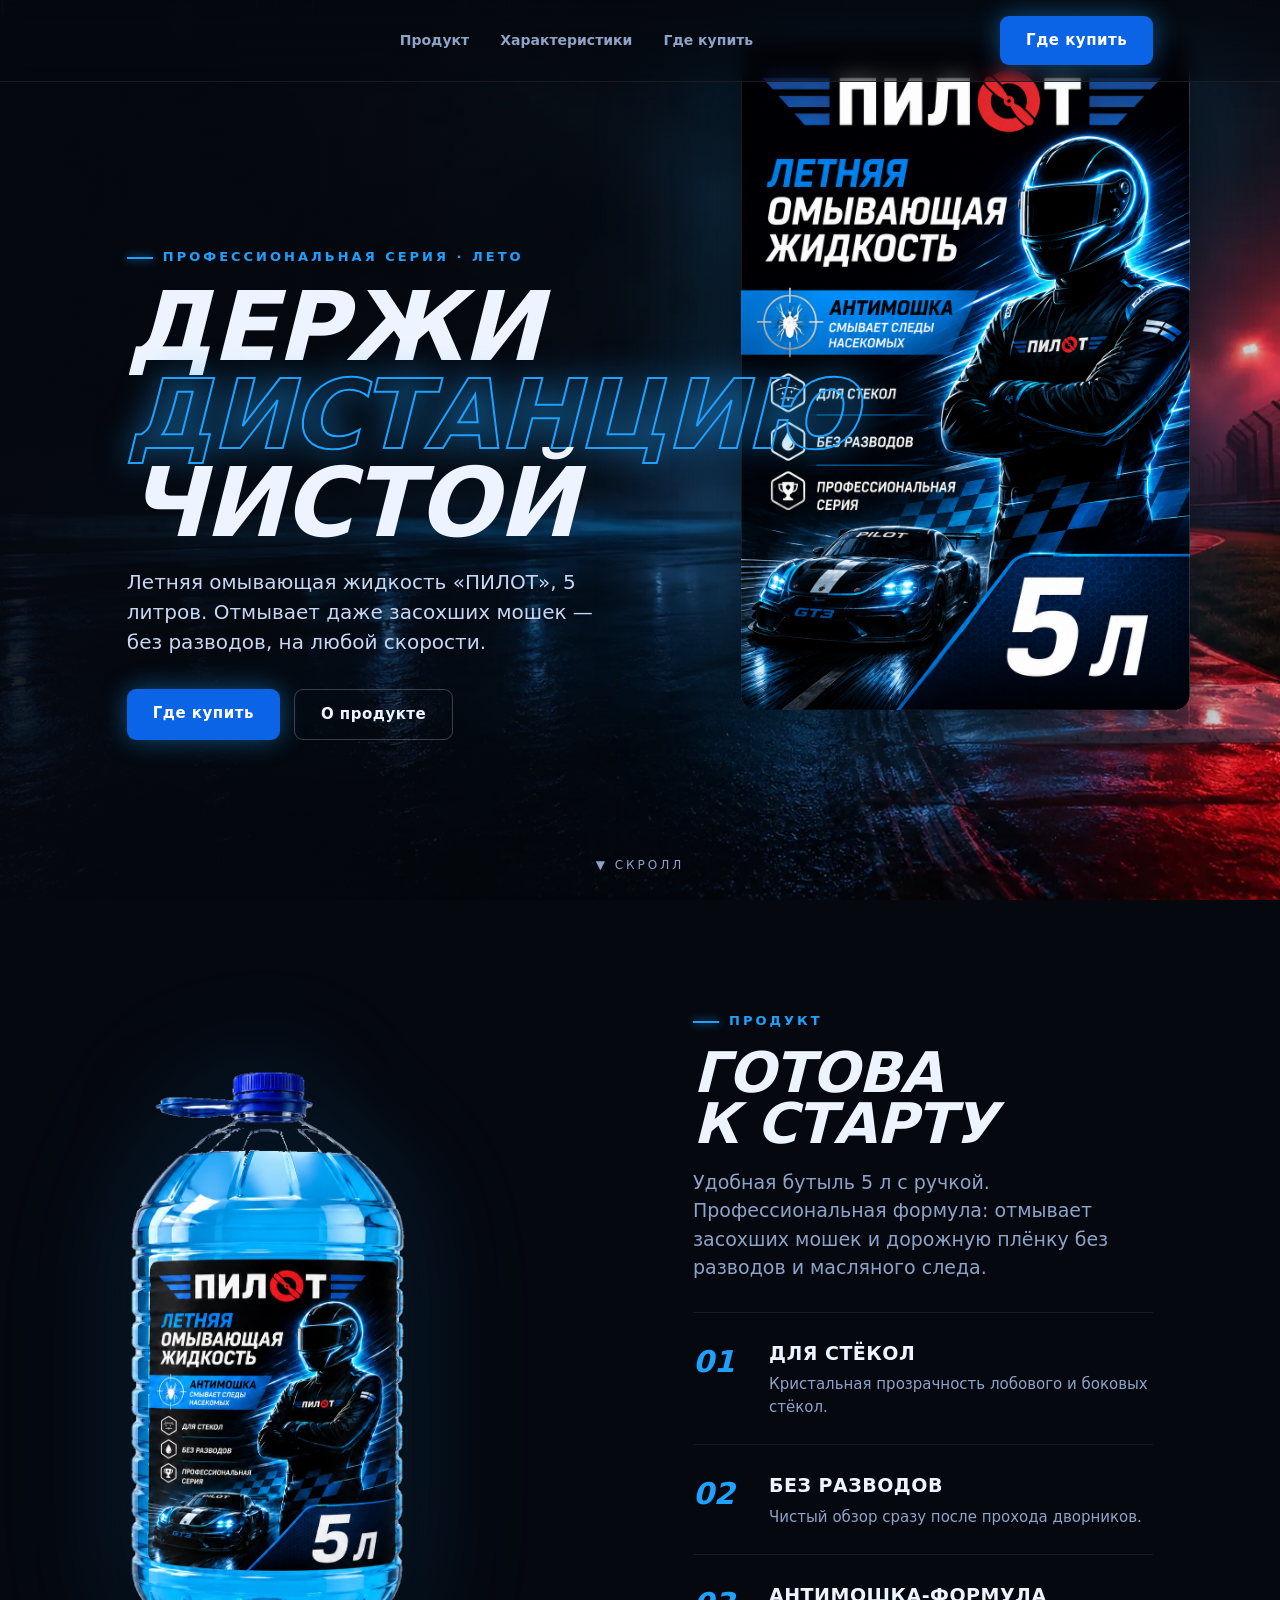
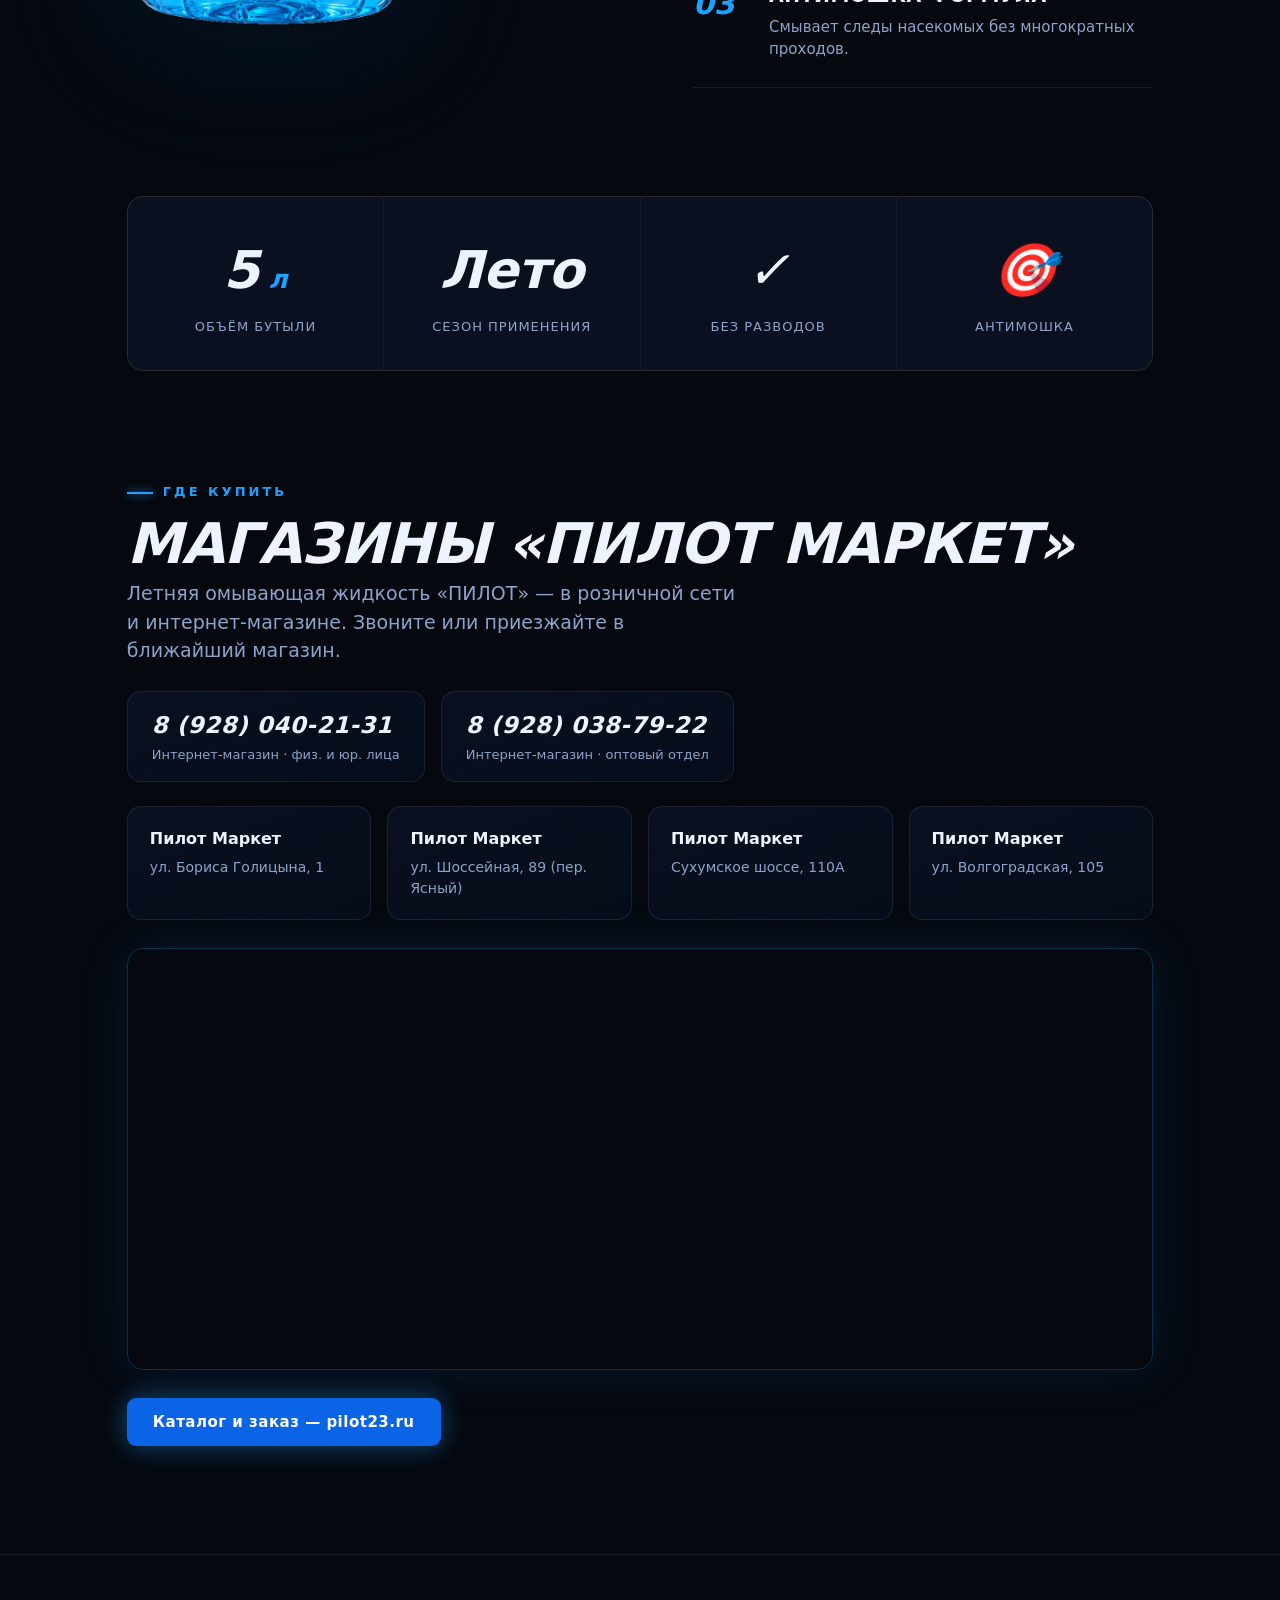
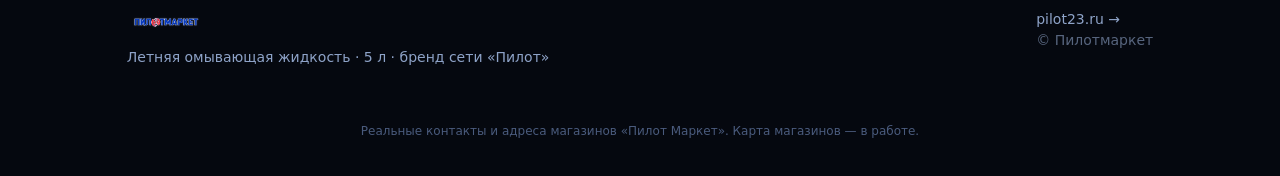
<file: index.html>
<!DOCTYPE html>
<html lang="ru">
<head>
<meta charset="UTF-8" />
<meta name="viewport" content="width=device-width, initial-scale=1.0" />
<title>ПИЛОТ — летняя омывающая жидкость 5 л | антимошка, без разводов</title>
<meta name="description" content="Летняя омывающая жидкость «ПИЛОТ», 5 л. Отмывает даже засохших мошек, без разводов. Профессиональная серия — бренд сети автомагазинов «Пилот»." />
<link rel="icon" href="assets/emblem-t.png" />
<link rel="canonical" href="https://ai-ship-fast.github.io/pilot-omyvayka/" />
<!-- Open Graph / превью ссылки в мессенджерах -->
<meta property="og:type" content="website" />
<meta property="og:title" content="ПИЛОТ — летняя омывающая жидкость 5 л" />
<meta property="og:description" content="Отмывает даже засохших мошек, без разводов. Профессиональная серия «Пилот»." />
<meta property="og:image" content="https://ai-ship-fast.github.io/pilot-omyvayka/assets/og.jpg" />
<meta property="og:url" content="https://ai-ship-fast.github.io/pilot-omyvayka/" />
<meta property="og:locale" content="ru_RU" />
<meta name="twitter:card" content="summary_large_image" />
<meta name="twitter:title" content="ПИЛОТ — летняя омывающая жидкость 5 л" />
<meta name="twitter:description" content="Отмывает даже засохших мошек, без разводов." />
<meta name="twitter:image" content="https://ai-ship-fast.github.io/pilot-omyvayka/assets/og.jpg" />
<link rel="stylesheet" href="css/style.css?v=8" />
<style>
  .track-bg::after{background:linear-gradient(90deg,rgba(5,8,15,.9) 4%,rgba(5,8,15,.5) 40%,rgba(5,8,15,.05) 100%)}
  .bottle-wrap{position:absolute;right:7vw;bottom:0;z-index:1;height:96vh;max-height:1040px;
    display:flex;flex-direction:column;align-items:center;will-change:transform}
  .bottle-wrap img.main{height:78%;filter:drop-shadow(0 18px 30px rgba(0,0,0,.7)) drop-shadow(0 0 60px rgba(31,162,255,.25))}
  .bottle-wrap img.refl{height:78%;transform:scaleY(-1);margin-top:-2px;opacity:.28;
    -webkit-mask-image:linear-gradient(to bottom,rgba(0,0,0,.7),transparent 55%);
    mask-image:linear-gradient(to bottom,rgba(0,0,0,.7),transparent 55%)}
  @media(max-width:900px){
    .phero{flex-direction:column !important;justify-content:flex-end;align-items:center}
    .phero .wrap{order:2;width:100%}
    .bottle-wrap{position:relative !important;right:auto;bottom:auto;height:auto;order:1;opacity:1;
      margin:0 auto 12px;transform:none !important}
    .bottle-wrap img.main{height:36vh}
    .bottle-wrap img.refl{display:none}
  }
</style>
</head>
<body>
  <header>
    <div class="bar">
      <div></div>
      <nav>
        <a href="#product">Продукт</a>
        <a href="#specs">Характеристики</a>
        <a href="#buy">Где купить</a>
      </nav>
      <a href="#buy" class="btn btn-primary">Где купить</a>
    </div>
  </header>

  <!-- HERO: bottle standing on wet track -->
  <section class="phero">
    <div class="phero-bg track-bg" id="bg" style="background-image:url('assets/asphalt.webp')"></div>
    <div class="rain" id="rain"></div>
    <div class="wrap">
      <span class="kicker">Профессиональная серия · Лето</span>
      <h1 class="display">Держи<br><span class="stroke">дистанцию</span><br>чистой</h1>
      <p class="sub">Летняя омывающая жидкость «ПИЛОТ», 5 литров. Отмывает даже засохших мошек — без разводов, на любой скорости.</p>
      <div class="actions">
        <a href="#buy" class="btn btn-primary">Где купить</a>
        <a href="#product" class="btn btn-ghost">О продукте</a>
      </div>
    </div>
    <div class="bottle-wrap" id="bottle">
      <img class="main" src="assets/label.png" alt="Этикетка «ПИЛОТ» — летняя омывающая жидкость 5 л" style="border-radius:16px" />
    </div>
    <div class="cue">▼ СКРОЛЛ</div>
  </section>

  <!-- PRODUCT -->
  <section class="block" id="product">
    <div class="wrap split">
      <div class="reveal" style="text-align:center">
        <img src="assets/bottle-clean.webp" alt="Бутылка «ПИЛОТ» 5 л крупным планом" style="height:560px;max-width:100%;filter:drop-shadow(0 20px 40px rgba(0,0,0,.6)) drop-shadow(0 0 50px rgba(31,162,255,.2))" />
      </div>
      <div class="reveal">
        <span class="kicker">Продукт</span>
        <h2 class="sec display">Готова<br>к старту</h2>
        <p class="lead" style="margin-top:18px">Удобная бутыль 5 л с ручкой. Профессиональная формула: отмывает засохших мошек и дорожную плёнку без разводов и масляного следа.</p>
        <div style="margin-top:30px">
          <div class="frow"><div class="num">01</div><div><h3>Для стёкол</h3><p>Кристальная прозрачность лобового и боковых стёкол.</p></div></div>
          <div class="frow"><div class="num">02</div><div><h3>Без разводов</h3><p>Чистый обзор сразу после прохода дворников.</p></div></div>
          <div class="frow"><div class="num">03</div><div><h3>Антимошка-формула</h3><p>Смывает следы насекомых без многократных проходов.</p></div></div>
        </div>
      </div>
    </div>
  </section>

  <!-- SPECS -->
  <section class="block" id="specs" style="padding-top:0">
    <div class="wrap">
      <div class="specs reveal">
        <div class="spec"><div class="v">5<small> л</small></div><div class="l">Объём бутыли</div></div>
        <div class="spec"><div class="v">Лето</div><div class="l">Сезон применения</div></div>
        <div class="spec"><div class="v">✓</div><div class="l">Без разводов</div></div>
        <div class="spec"><div class="v">🎯</div><div class="l">Антимошка</div></div>
      </div>
    </div>
  </section>

  <!-- WHERE TO BUY -->
  <section class="block" id="buy" style="padding-top:0">
    <div class="wrap">
      <span class="kicker">Где купить</span>
      <h2 class="sec display" style="margin-bottom:10px">Магазины «Пилот Маркет»</h2>
      <p class="lead">Летняя омывающая жидкость «ПИЛОТ» — в розничной сети и интернет-магазине. Звоните или приезжайте в ближайший магазин.</p>
      <div class="contacts">
        <a href="tel:+79280402131" class="contact"><span class="num">8 (928) 040-21-31</span><span class="cl">Интернет-магазин · физ. и юр. лица</span></a>
        <a href="tel:+79280387922" class="contact"><span class="num">8 (928) 038-79-22</span><span class="cl">Интернет-магазин · оптовый отдел</span></a>
      </div>
      <div class="stores reveal">
        <div class="store"><h4>Пилот Маркет</h4><p>ул. Бориса Голицына, 1</p></div>
        <div class="store"><h4>Пилот Маркет</h4><p>ул. Шоссейная, 89 (пер. Ясный)</p></div>
        <div class="store"><h4>Пилот Маркет</h4><p>Сухумское шоссе, 110А</p></div>
        <div class="store"><h4>Пилот Маркет</h4><p>ул. Волгоградская, 105</p></div>
      </div>
      <div id="mapwrap" class="mapwrap" style="display:none"><div id="map"></div></div>
      <a href="https://pilot23.ru" target="_blank" rel="noopener" class="btn btn-primary">Каталог и заказ — pilot23.ru</a>
    </div>
  </section>

  <footer>
    <div class="wrap cols">
      <div>
        <img class="logo-img" src="assets/logo-wordmark-t.png" alt="ПИЛОТМАРКЕТ" style="height:26px" />
        <p style="margin-top:12px">Летняя омывающая жидкость · 5 л · бренд сети «Пилот»</p>
      </div>
      <div>
        <a href="https://pilot23.ru" target="_blank" rel="noopener">pilot23.ru →</a><br>
        <span style="opacity:.6">© Пилотмаркет</span>
      </div>
    </div>
  </footer>
  <p class="proto-note">Реальные контакты и адреса магазинов «Пилот Маркет». Карта магазинов — в работе.</p>

  <div class="sticky-cta"><a href="#buy" class="btn btn-primary">Где купить</a></div>

  <script>
    // rain
    const rain=document.getElementById('rain');
    for(let i=0;i<60;i++){const s=document.createElement('i');
      s.style.left=(Math.random()*100)+'%';
      s.style.animationDuration=(0.5+Math.random()*0.8)+'s';
      s.style.animationDelay=(Math.random()*2)+'s';
      s.style.opacity=(0.25+Math.random()*0.45);
      s.style.height=(8+Math.random()*10)+'%';
      rain.appendChild(s);}
    // reveal
    const io=new IntersectionObserver(es=>es.forEach(e=>{if(e.isIntersecting){e.target.classList.add('in');io.unobserve(e.target);}}),{threshold:.18});
    document.querySelectorAll('.reveal').forEach(el=>io.observe(el));
    // light parallax
    const bg=document.getElementById('bg'),bottle=document.getElementById('bottle');
    addEventListener('scroll',()=>{const y=scrollY;if(y<innerHeight){
      bg.style.transform='translateY('+(y*0.15)+'px)';
      bottle.style.transform='translateY('+(y*-0.06)+'px)';}},{passive:true});

    // ---- 2ГИС MapGL (бесплатно). Вставить ключ в TGIS_KEY, чтобы включить. ----
    const TGIS_KEY='8a53b5c9-1179-43a9-b896-fb3e2a5f00d9'; // ключ 2ГИС MapGL
    const STORES=[
      {n:'ул. Волгоградская, 105',      c:[37.770853, 44.684863]},
      {n:'Сухумское шоссе, 110А',       c:[37.836359, 44.719534]},
      {n:'ул. Шоссейная, 89',           c:[37.758273, 44.681938]},
      {n:'ул. Бориса Голицына, 1',      c:[37.758462, 44.682304]}
    ];
    if(TGIS_KEY){
      document.getElementById('mapwrap').style.display='block';
      const s=document.createElement('script');
      s.src='https://mapgl.2gis.com/api/js/v1';
      s.onload=initTGIS; document.head.appendChild(s);
    }
    function initTGIS(){
      const lons=STORES.map(s=>s.c[0]),lats=STORES.map(s=>s.c[1]);
      const center=[(Math.min(...lons)+Math.max(...lons))/2,(Math.min(...lats)+Math.max(...lats))/2];
      const map=new mapgl.Map('map',{key:TGIS_KEY,center,zoom:11.2});
      STORES.forEach(st=>{
        new mapgl.HtmlMarker(map,{coordinates:st.c,anchor:[8,8],
          html:'<div class="tgmark" title="Пилот Маркет, '+st.n+'"></div>'});
      });
    }
  </script>
</body>
</html>
</file>
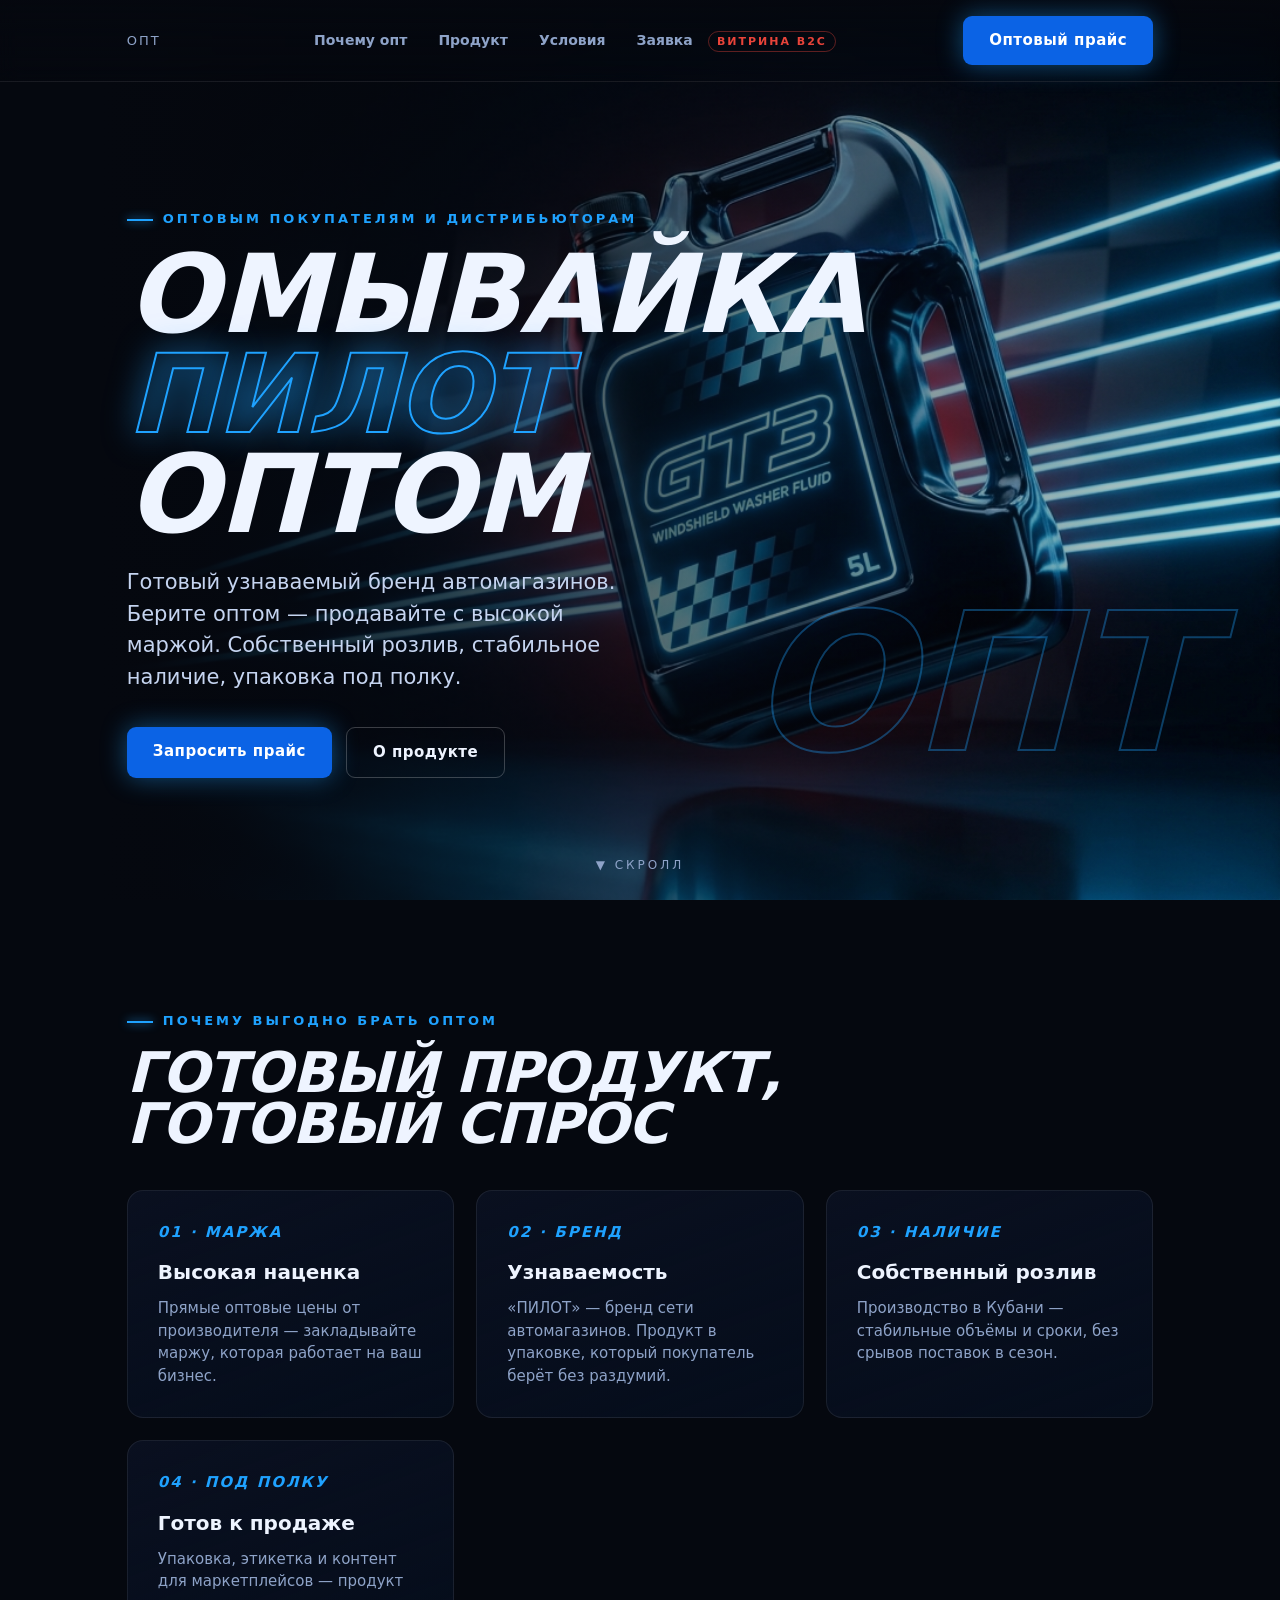
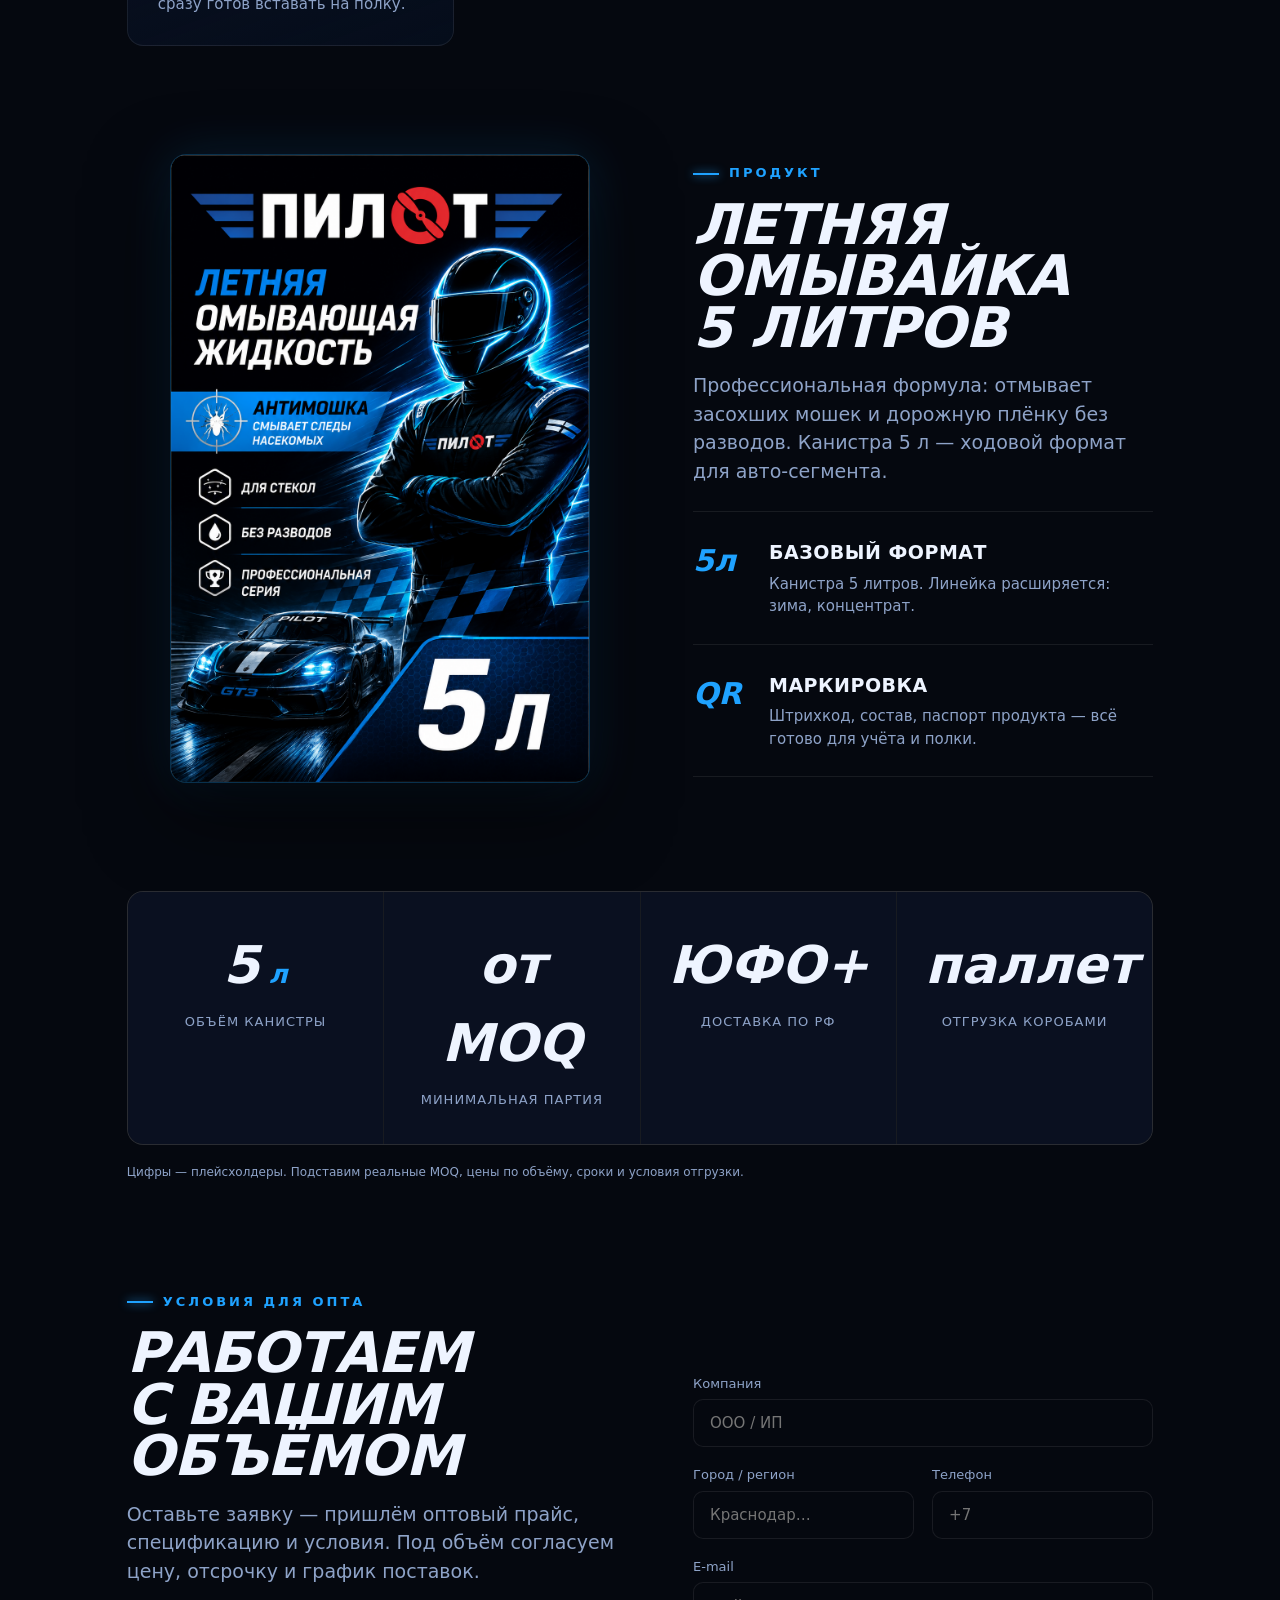
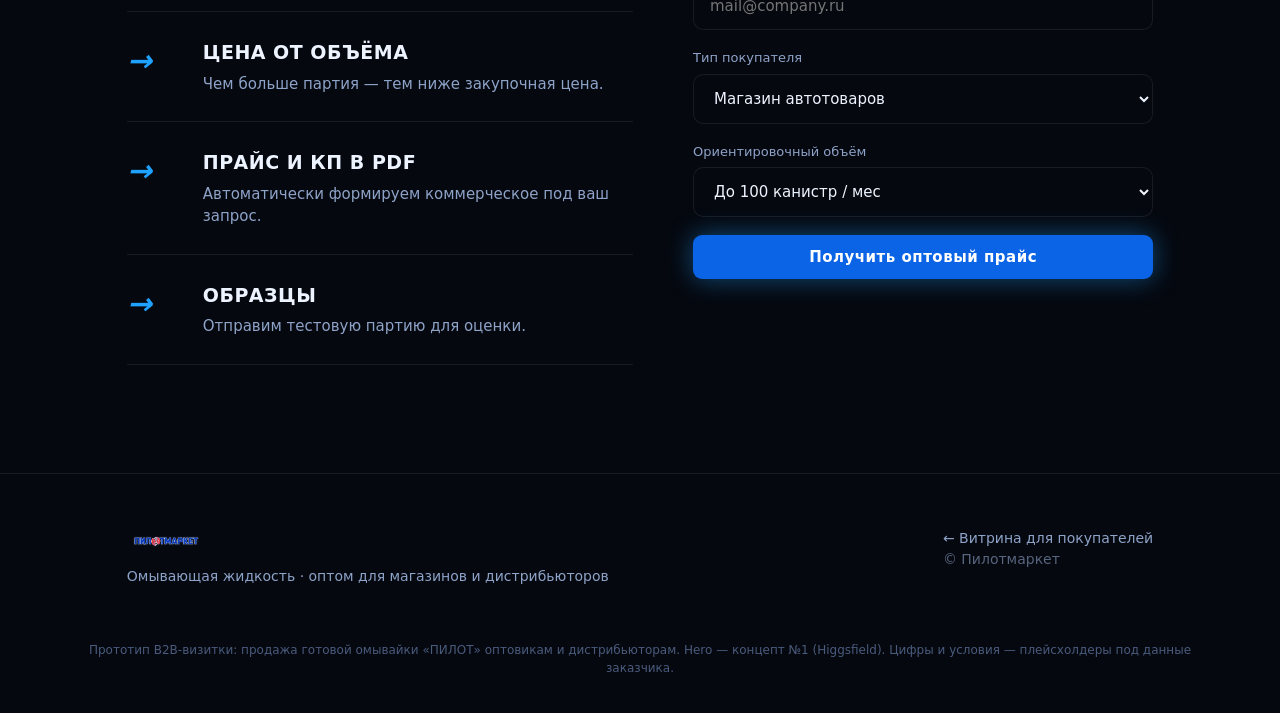
<file: b2b.html>
<!DOCTYPE html>
<html lang="ru">
<head>
<meta charset="UTF-8" />
<meta name="viewport" content="width=device-width, initial-scale=1.0" />
<title>ПИЛОТ — омывайка оптом для магазинов и дистрибьюторов</title>
<link rel="stylesheet" href="css/style.css" />
</head>
<body>
  <div class="bg-fx"><div class="speed" id="speed"></div></div>

  <header>
    <div class="bar">
      <div style="font-size:13px;letter-spacing:2px;color:var(--muted)">ОПТ</div>
      <nav>
        <a href="#why">Почему опт</a>
        <a href="#product">Продукт</a>
        <a href="#terms">Условия</a>
        <a href="#request">Заявка</a>
        <a href="index.html" class="nav-tag">ВИТРИНА B2C</a>
      </nav>
      <a href="#request" class="btn btn-primary">Оптовый прайс</a>
    </div>
  </header>

  <!-- HERO -->
  <section class="hero">
    <div class="hero-media">
      <video autoplay muted loop playsinline poster="assets/hero-a.png">
        <source src="assets/hero.mp4" type="video/mp4" />
      </video>
    </div>
    <div class="wrap">
      <span class="kicker">Оптовым покупателям и дистрибьюторам</span>
      <h1 class="display">Омывайка<br><span class="stroke">ПИЛОТ</span><br>оптом</h1>
      <p class="sub">Готовый узнаваемый бренд автомагазинов. Берите оптом — продавайте с высокой маржой. Собственный розлив, стабильное наличие, упаковка под полку.</p>
      <div class="actions">
        <a href="#request" class="btn btn-primary">Запросить прайс</a>
        <a href="#product" class="btn btn-ghost">О продукте</a>
      </div>
    </div>
    <div class="vol-badge">ОПТ</div>
    <div class="cue">▼ СКРОЛЛ</div>
  </section>

  <!-- WHY wholesale -->
  <section class="block" id="why">
    <div class="wrap">
      <span class="kicker">Почему выгодно брать оптом</span>
      <h2 class="sec display" style="margin-bottom:40px">Готовый продукт,<br>готовый спрос</h2>
      <div class="cards">
        <div class="card"><div class="ix">01 · МАРЖА</div><h3>Высокая наценка</h3><p>Прямые оптовые цены от производителя — закладывайте маржу, которая работает на ваш бизнес.</p></div>
        <div class="card"><div class="ix">02 · БРЕНД</div><h3>Узнаваемость</h3><p>«ПИЛОТ» — бренд сети автомагазинов. Продукт в упаковке, который покупатель берёт без раздумий.</p></div>
        <div class="card"><div class="ix">03 · НАЛИЧИЕ</div><h3>Собственный розлив</h3><p>Производство в Кубани — стабильные объёмы и сроки, без срывов поставок в сезон.</p></div>
        <div class="card"><div class="ix">04 · ПОД ПОЛКУ</div><h3>Готов к продаже</h3><p>Упаковка, этикетка и контент для маркетплейсов — продукт сразу готов вставать на полку.</p></div>
      </div>
    </div>
  </section>

  <!-- PRODUCT spec -->
  <section class="block" id="product" style="padding-top:0">
    <div class="wrap split">
      <div class="reveal label-frame"><img src="assets/label.png" alt="Этикетка ПИЛОТ — летняя омывающая жидкость 5 л" /></div>
      <div class="reveal">
        <span class="kicker">Продукт</span>
        <h2 class="sec display">Летняя омывайка<br>5 литров</h2>
        <p class="lead" style="margin-top:18px">Профессиональная формула: отмывает засохших мошек и дорожную плёнку без разводов. Канистра 5 л — ходовой формат для авто-сегмента.</p>
        <div style="margin-top:26px">
          <div class="frow"><div class="num">5л</div><div><h3>Базовый формат</h3><p>Канистра 5 литров. Линейка расширяется: зима, концентрат.</p></div></div>
          <div class="frow"><div class="num">QR</div><div><h3>Маркировка</h3><p>Штрихкод, состав, паспорт продукта — всё готово для учёта и полки.</p></div></div>
        </div>
      </div>
    </div>
  </section>

  <!-- SPEC strip -->
  <section class="block" style="padding-top:0">
    <div class="wrap">
      <div class="specs reveal">
        <div class="spec"><div class="v">5<small> л</small></div><div class="l">Объём канистры</div></div>
        <div class="spec"><div class="v">от MOQ</div><div class="l">Минимальная партия</div></div>
        <div class="spec"><div class="v">ЮФО+</div><div class="l">Доставка по РФ</div></div>
        <div class="spec"><div class="v">паллет</div><div class="l">Отгрузка коробами</div></div>
      </div>
      <p class="proto-note" style="text-align:left;padding:18px 0 0;color:var(--muted)">Цифры — плейсхолдеры. Подставим реальные MOQ, цены по объёму, сроки и условия отгрузки.</p>
    </div>
  </section>

  <!-- TERMS + REQUEST -->
  <section class="block" id="terms" style="padding-top:0">
    <div class="wrap split">
      <div class="reveal">
        <span class="kicker">Условия для опта</span>
        <h2 class="sec display">Работаем<br>с вашим объёмом</h2>
        <p class="lead" style="margin-top:18px">Оставьте заявку — пришлём оптовый прайс, спецификацию и условия. Под объём согласуем цену, отсрочку и график поставок.</p>
        <div style="margin-top:26px">
          <div class="frow"><div class="num">→</div><div><h3>Цена от объёма</h3><p>Чем больше партия — тем ниже закупочная цена.</p></div></div>
          <div class="frow"><div class="num">→</div><div><h3>Прайс и КП в PDF</h3><p>Автоматически формируем коммерческое под ваш запрос.</p></div></div>
          <div class="frow"><div class="num">→</div><div><h3>Образцы</h3><p>Отправим тестовую партию для оценки.</p></div></div>
        </div>
      </div>
      <div class="reveal" id="request">
        <form class="form" onsubmit="return false">
          <div class="full"><label>Компания</label><input type="text" placeholder="ООО / ИП" /></div>
          <div><label>Город / регион</label><input type="text" placeholder="Краснодар…" /></div>
          <div><label>Телефон</label><input type="tel" placeholder="+7" /></div>
          <div class="full"><label>E-mail</label><input type="email" placeholder="mail@company.ru" /></div>
          <div class="full"><label>Тип покупателя</label>
            <select><option>Магазин автотоваров</option><option>Дистрибьютор</option><option>Оптовая база</option><option>Сеть АЗС / СТО</option></select></div>
          <div class="full"><label>Ориентировочный объём</label>
            <select><option>До 100 канистр / мес</option><option>100–500 канистр / мес</option><option>500+ канистр / мес</option></select></div>
          <div class="full"><button class="btn btn-primary" style="width:100%">Получить оптовый прайс</button></div>
        </form>
      </div>
    </div>
  </section>

  <footer>
    <div class="wrap cols">
      <div>
        <img class="logo-img" src="assets/logo-wordmark-t.png" alt="ПИЛОТМАРКЕТ" style="height:26px" />
        <p style="margin-top:12px">Омывающая жидкость · оптом для магазинов и дистрибьюторов</p>
      </div>
      <div>
        <a href="index.html">← Витрина для покупателей</a><br>
        <span style="opacity:.6">© Пилотмаркет</span>
      </div>
    </div>
  </footer>
  <p class="proto-note">Прототип B2B-визитки: продажа готовой омывайки «ПИЛОТ» оптовикам и дистрибьюторам. Hero — концепт №1 (Higgsfield). Цифры и условия — плейсхолдеры под данные заказчика.</p>

  <script>
    const speed=document.getElementById('speed');
    for(let i=0;i<12;i++){const s=document.createElement('span');s.style.top=(Math.random()*100)+'%';
      s.style.left=(Math.random()*60)+'%';s.style.animationDelay=(Math.random()*3)+'s';
      s.style.animationDuration=(2+Math.random()*2.5)+'s';speed.appendChild(s);}
    const io=new IntersectionObserver(es=>es.forEach(e=>{if(e.isIntersecting){e.target.classList.add('in');io.unobserve(e.target);}}),{threshold:.18});
    document.querySelectorAll('.reveal,.card').forEach(el=>io.observe(el));
  </script>
</body>
</html>
</file>
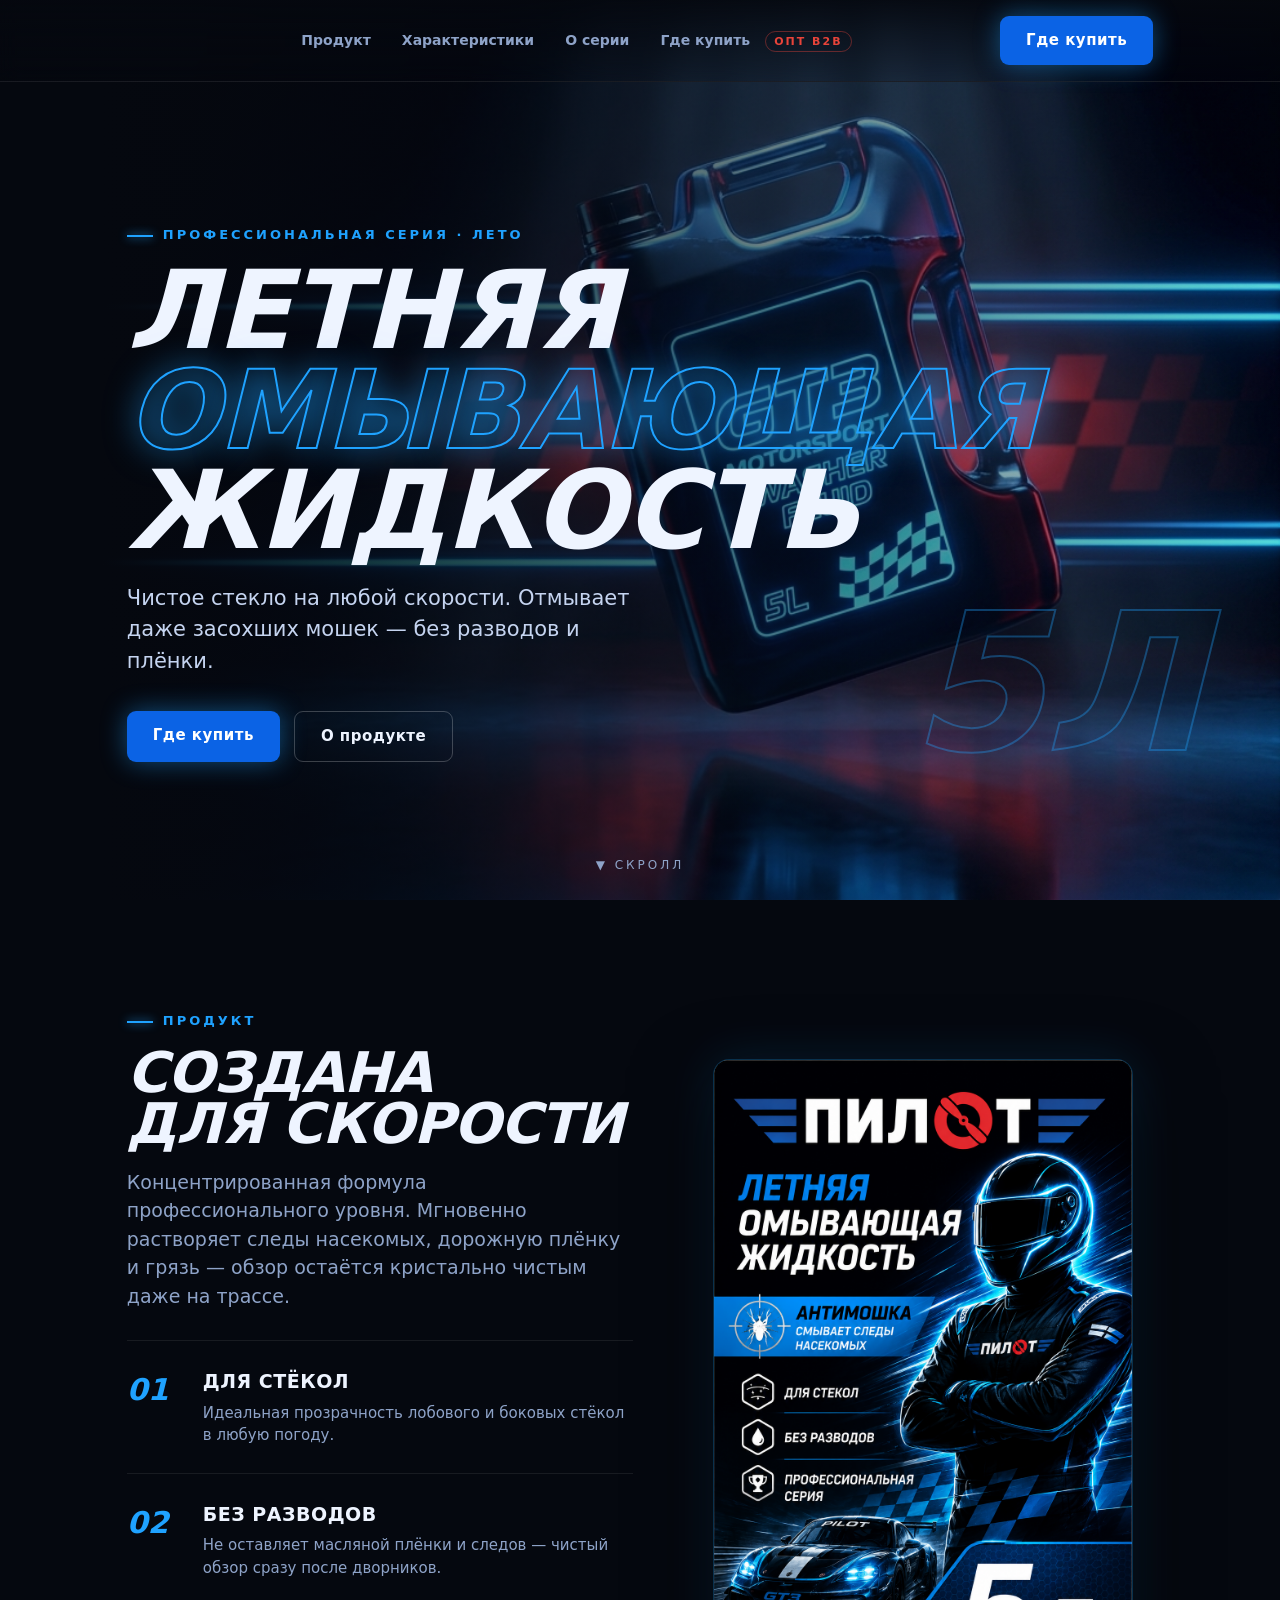
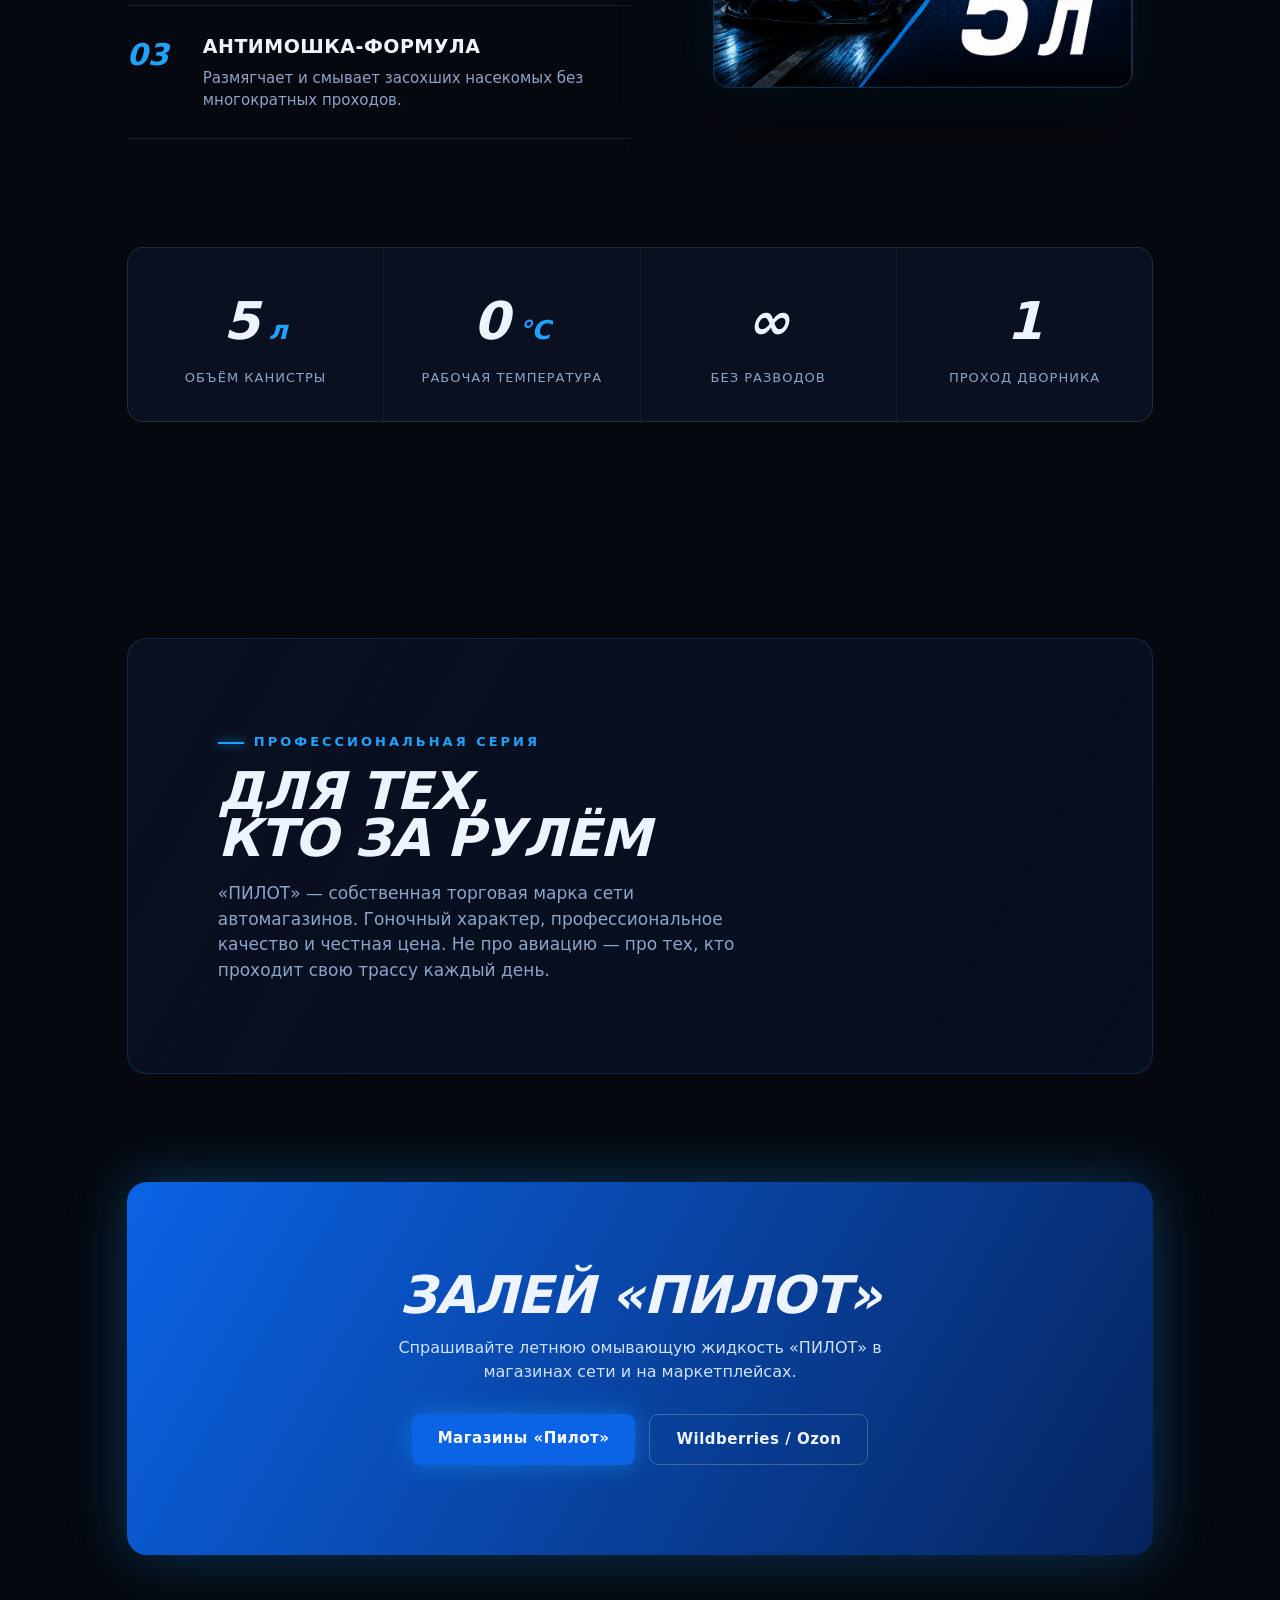
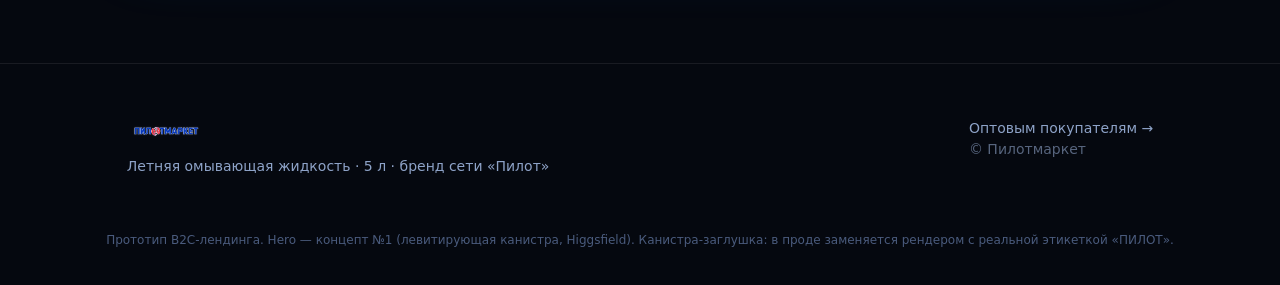
<file: b2c-video.html>
<!DOCTYPE html>
<html lang="ru">
<head>
<meta charset="UTF-8" />
<meta name="viewport" content="width=device-width, initial-scale=1.0" />
<title>ПИЛОТ — Летняя омывающая жидкость 5 л</title>
<link rel="stylesheet" href="css/style.css" />
</head>
<body>
  <div class="bg-fx"><div class="speed" id="speed"></div></div>

  <header>
    <div class="bar">
      <div></div>
      <nav>
        <a href="#product">Продукт</a>
        <a href="#specs">Характеристики</a>
        <a href="#brand">О серии</a>
        <a href="#buy">Где купить</a>
        <a href="b2b.html" class="nav-tag">ОПТ B2B</a>
      </nav>
      <a href="#buy" class="btn btn-primary">Где купить</a>
    </div>
  </header>

  <!-- HERO — concept 1: levitating canister -->
  <section class="hero">
    <div class="hero-media">
      <video autoplay muted loop playsinline poster="assets/hero-b.png">
        <source src="assets/hero.mp4" type="video/mp4" />
      </video>
    </div>
    <div class="wrap">
      <span class="kicker">Профессиональная серия · Лето</span>
      <h1 class="display">Летняя<br><span class="stroke">омывающая</span><br>жидкость</h1>
      <p class="sub">Чистое стекло на любой скорости. Отмывает даже засохших мошек — без разводов и плёнки.</p>
      <div class="actions">
        <a href="#buy" class="btn btn-primary">Где купить</a>
        <a href="#product" class="btn btn-ghost">О продукте</a>
      </div>
    </div>
    <div class="vol-badge">5Л</div>
    <div class="cue">▼ СКРОЛЛ</div>
  </section>

  <!-- PRODUCT showcase -->
  <section class="block" id="product">
    <div class="wrap split">
      <div class="reveal">
        <span class="kicker">Продукт</span>
        <h2 class="sec display">Создана<br>для скорости</h2>
        <p class="lead" style="margin-top:18px">Концентрированная формула профессионального уровня. Мгновенно растворяет следы насекомых, дорожную плёнку и грязь — обзор остаётся кристально чистым даже на трассе.</p>
        <div style="margin-top:30px">
          <div class="frow"><div class="num">01</div><div><h3>Для стёкол</h3><p>Идеальная прозрачность лобового и боковых стёкол в любую погоду.</p></div></div>
          <div class="frow"><div class="num">02</div><div><h3>Без разводов</h3><p>Не оставляет масляной плёнки и следов — чистый обзор сразу после дворников.</p></div></div>
          <div class="frow"><div class="num">03</div><div><h3>Антимошка-формула</h3><p>Размягчает и смывает засохших насекомых без многократных проходов.</p></div></div>
        </div>
      </div>
      <div class="reveal label-frame"><img src="assets/label.png" alt="Этикетка ПИЛОТ — летняя омывающая жидкость 5 л" /></div>
    </div>
  </section>

  <!-- SPECS strip -->
  <section class="block" id="specs" style="padding-top:0">
    <div class="wrap">
      <div class="specs reveal">
        <div class="spec"><div class="v">5<small> л</small></div><div class="l">Объём канистры</div></div>
        <div class="spec"><div class="v">0<small> °C</small></div><div class="l">Рабочая температура</div></div>
        <div class="spec"><div class="v">∞</div><div class="l">Без разводов</div></div>
        <div class="spec"><div class="v">1</div><div class="l">Проход дворника</div></div>
      </div>
    </div>
  </section>

  <!-- BRAND story -->
  <section class="block" id="brand">
    <div class="wrap">
      <div class="story reveal">
        <span class="kicker">Профессиональная серия</span>
        <h2 class="display">Для тех,<br>кто за рулём</h2>
        <p>«ПИЛОТ» — собственная торговая марка сети автомагазинов. Гоночный характер, профессиональное качество и честная цена. Не про авиацию — про тех, кто проходит свою трассу каждый день.</p>
      </div>
    </div>
  </section>

  <!-- WHERE TO BUY -->
  <section class="block" id="buy" style="padding-top:0">
    <div class="wrap">
      <div class="cta-band reveal">
        <h2 class="display">Залей «ПИЛОТ»</h2>
        <p>Спрашивайте летнюю омывающую жидкость «ПИЛОТ» в магазинах сети и на маркетплейсах.</p>
        <div style="display:flex;gap:14px;justify-content:center;flex-wrap:wrap">
          <a href="#" class="btn btn-primary">Магазины «Пилот»</a>
          <a href="#" class="btn btn-ghost">Wildberries / Ozon</a>
        </div>
      </div>
    </div>
  </section>

  <footer>
    <div class="wrap cols">
      <div>
        <img class="logo-img" src="assets/logo-wordmark-t.png" alt="ПИЛОТМАРКЕТ" style="height:26px" />
        <p style="margin-top:12px">Летняя омывающая жидкость · 5 л · бренд сети «Пилот»</p>
      </div>
      <div>
        <a href="b2b.html">Оптовым покупателям →</a><br>
        <span style="opacity:.6">© Пилотмаркет</span>
      </div>
    </div>
  </footer>
  <p class="proto-note">Прототип B2C-лендинга. Hero — концепт №1 (левитирующая канистра, Higgsfield). Канистра-заглушка: в проде заменяется рендером с реальной этикеткой «ПИЛОТ».</p>

  <script>
    const speed=document.getElementById('speed');
    for(let i=0;i<12;i++){const s=document.createElement('span');s.style.top=(Math.random()*100)+'%';
      s.style.left=(Math.random()*60)+'%';s.style.animationDelay=(Math.random()*3)+'s';
      s.style.animationDuration=(2+Math.random()*2.5)+'s';speed.appendChild(s);}
    const io=new IntersectionObserver(es=>es.forEach(e=>{if(e.isIntersecting){e.target.classList.add('in');io.unobserve(e.target);}}),{threshold:.18});
    document.querySelectorAll('.reveal').forEach(el=>io.observe(el));
  </script>
</body>
</html>
</file>
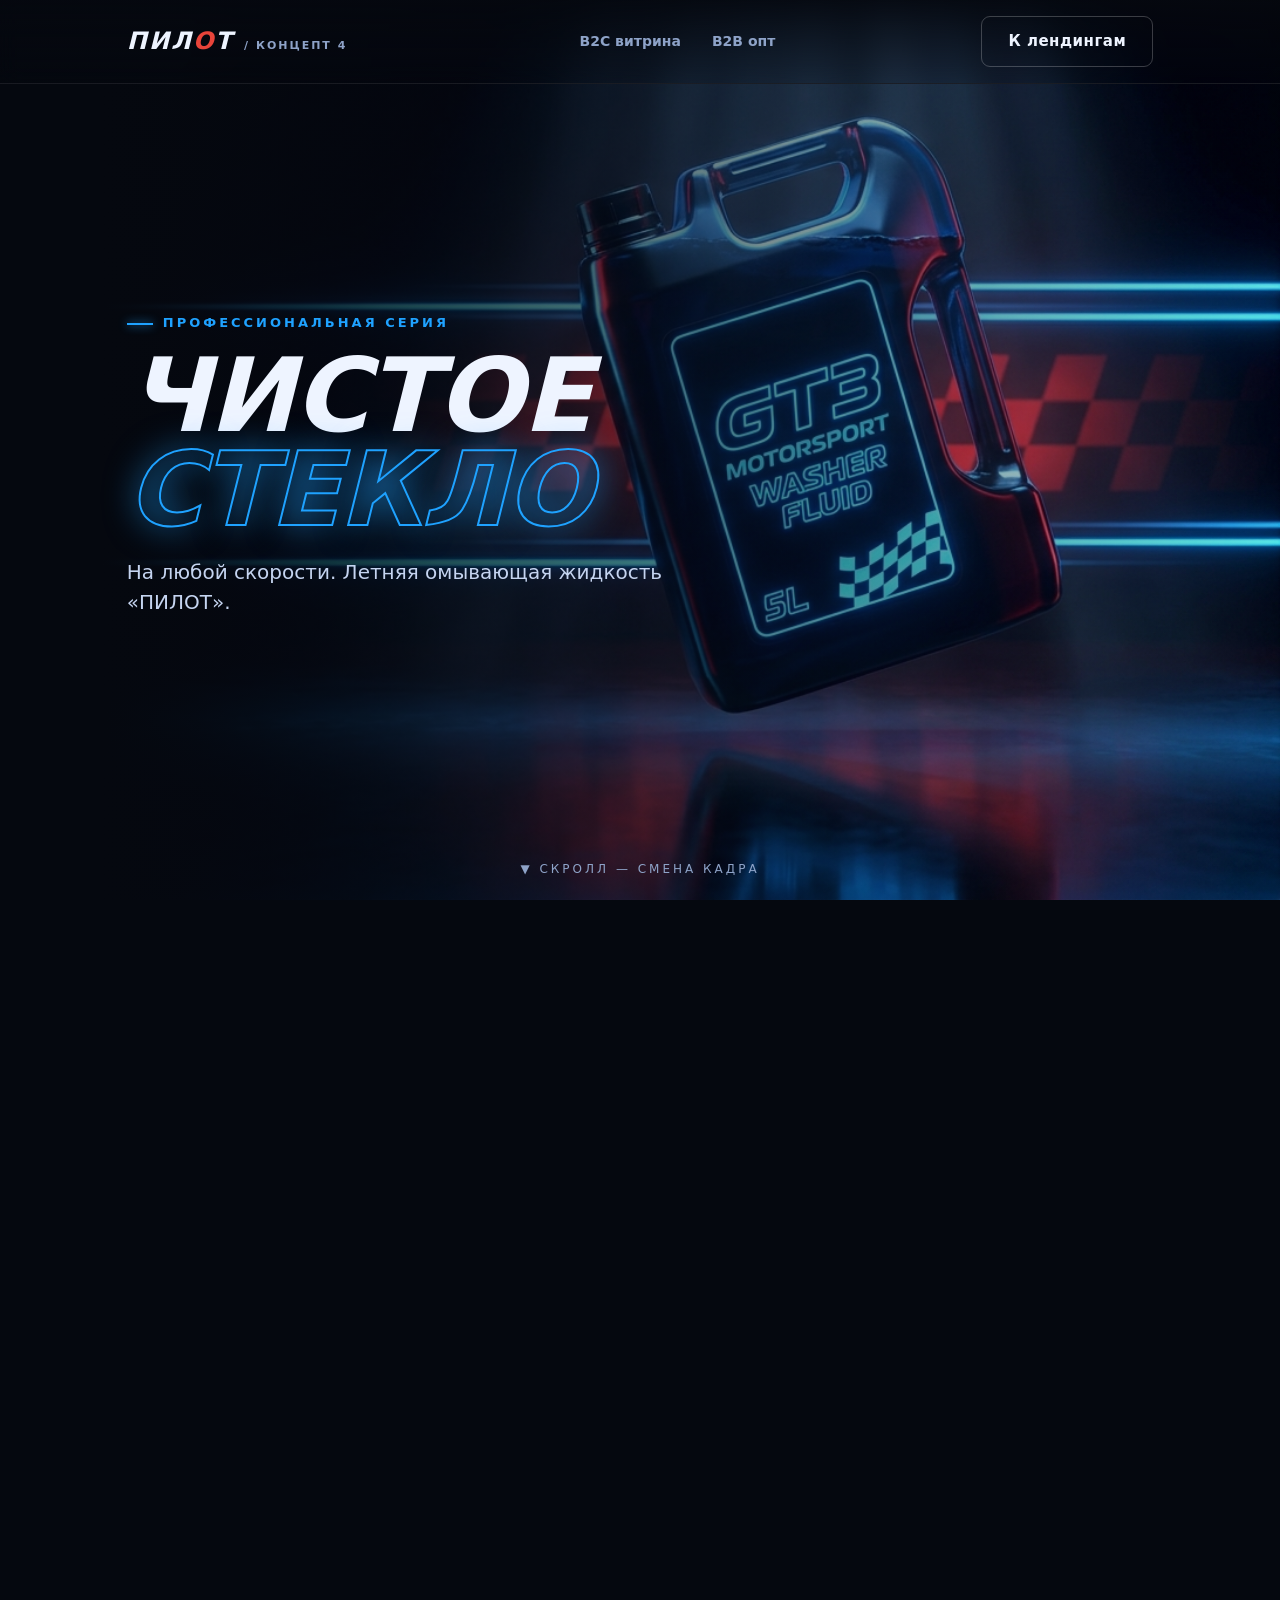
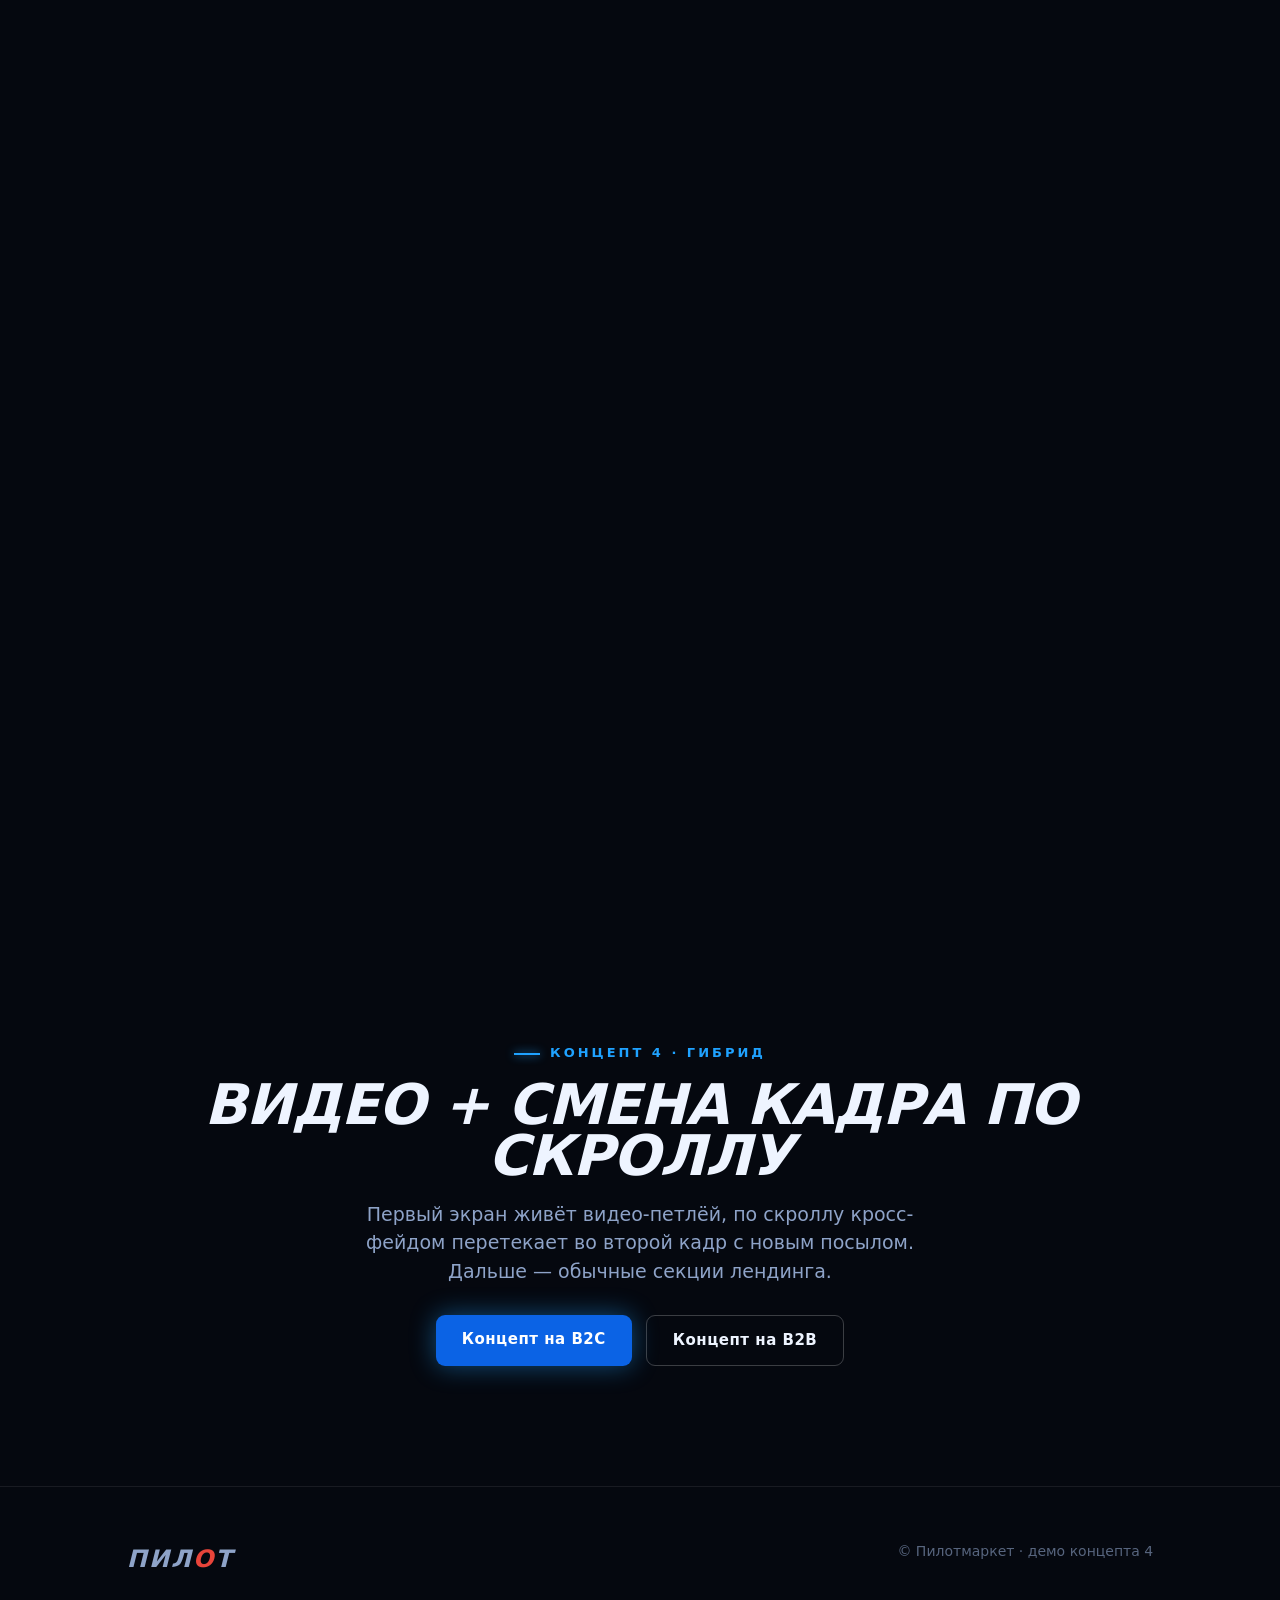
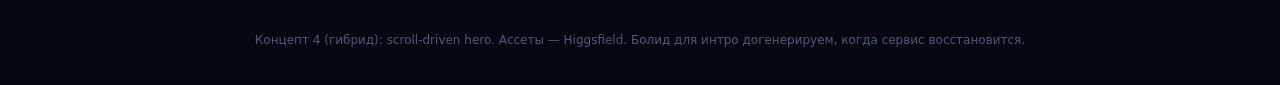
<file: concept4.html>
<!DOCTYPE html>
<html lang="ru">
<head>
<meta charset="UTF-8" />
<meta name="viewport" content="width=device-width, initial-scale=1.0" />
<title>ПИЛОТ — Концепт 4 (гибридный hero)</title>
<link rel="stylesheet" href="css/style.css" />
<style>
  /* Concept 4: scroll-driven hybrid hero.
     Phase 1 — levitation video loop. Phase 2 — cross-fade to still + new headline. */
  .c4{height:280vh;position:relative}
  .c4 .sticky{position:sticky;top:0;height:100vh;overflow:hidden}
  .c4 .layer{position:absolute;inset:0;transition:none}
  .c4 .layer video,.c4 .layer img{width:100%;height:100%;object-fit:cover;object-position:right center}
  .c4 .layer::after{content:"";position:absolute;inset:0;
    background:linear-gradient(90deg,var(--bg) 8%,rgba(5,8,15,.6) 45%,rgba(5,8,15,.1) 100%)}
  .c4 .l-still::after{background:linear-gradient(90deg,var(--bg) 8%,rgba(5,8,15,.55) 50%,rgba(5,8,15,.1) 100%)}
  .c4 .copy{position:absolute;inset:0;display:flex;align-items:center;z-index:5}
  .c4 .copy .wrap{width:100%}
  .c4 .phase{position:absolute;max-width:560px;transition:opacity .4s,transform .4s}
  .c4 h1{font-size:clamp(44px,8vw,104px)}
  .c4 h1 .stroke{color:transparent;-webkit-text-stroke:2px var(--blue);text-shadow:0 0 34px rgba(31,162,255,.55)}
  .c4 h1 .stroke-r{color:transparent;-webkit-text-stroke:2px var(--red);text-shadow:0 0 34px rgba(232,68,58,.55)}
  .c4 .sub{margin-top:20px;color:#c5d4f0;font-size:clamp(16px,2vw,20px)}
  .scroll-hint{position:fixed;bottom:22px;left:50%;transform:translateX(-50%);color:var(--muted);
    font-size:12px;letter-spacing:3px;z-index:20;animation:bob 1.6s ease-in-out infinite}
  .after{padding:120px 0;text-align:center}
</style>
</head>
<body>
  <div class="bg-fx"><div class="speed" id="speed"></div></div>

  <header>
    <div class="bar">
      <div class="logo">ПИЛ<span class="o">О</span>Т <span style="font-size:11px;letter-spacing:2px;color:var(--muted);font-style:normal">/ КОНЦЕПТ 4</span></div>
      <nav>
        <a href="index.html">B2C витрина</a>
        <a href="b2b.html">B2B опт</a>
      </nav>
      <a href="index.html" class="btn btn-ghost">К лендингам</a>
    </div>
  </header>

  <!-- HYBRID HERO -->
  <section class="c4" id="c4">
    <div class="sticky">
      <!-- phase 1: video -->
      <div class="layer l-video" id="lVideo">
        <video autoplay muted loop playsinline poster="assets/hero-b.png">
          <source src="assets/hero.mp4" type="video/mp4" />
        </video>
      </div>
      <!-- phase 2: still -->
      <div class="layer l-still" id="lStill" style="opacity:0">
        <img src="assets/hero-red.png" alt="" />
      </div>

      <div class="copy">
        <div class="wrap" style="position:relative;min-height:280px">
          <div class="phase" id="p1">
            <span class="kicker">Профессиональная серия</span>
            <h1 class="display">Чистое<br><span class="stroke">стекло</span></h1>
            <p class="sub">На любой скорости. Летняя омывающая жидкость «ПИЛОТ».</p>
          </div>
          <div class="phase" id="p2" style="opacity:0;transform:translateY(30px)">
            <span class="kicker" style="color:var(--red)">Антимошка-формула</span>
            <h1 class="display">Смывает<br><span class="stroke-r">всё</span></h1>
            <p class="sub">Даже засохших мошек — без разводов и плёнки. 5 литров.</p>
            <div style="margin-top:28px"><a href="index.html" class="btn btn-primary">Смотреть продукт</a></div>
          </div>
        </div>
      </div>
    </div>
  </section>
  <div class="scroll-hint" id="hint">▼ СКРОЛЛ — СМЕНА КАДРА</div>

  <section class="after">
    <div class="wrap">
      <span class="kicker">Концепт 4 · гибрид</span>
      <h2 class="sec display">Видео + смена кадра по скроллу</h2>
      <p class="lead" style="margin:18px auto 30px">Первый экран живёт видео-петлёй, по скроллу кросс-фейдом перетекает во второй кадр с новым посылом. Дальше — обычные секции лендинга.</p>
      <div style="display:flex;gap:14px;justify-content:center;flex-wrap:wrap">
        <a href="index.html" class="btn btn-primary">Концепт на B2C</a>
        <a href="b2b.html" class="btn btn-ghost">Концепт на B2B</a>
      </div>
    </div>
  </section>

  <footer><div class="wrap cols"><div><div class="logo">ПИЛ<span class="o">О</span>Т</div></div>
    <div><span style="opacity:.6">© Пилотмаркет · демо концепта 4</span></div></div></footer>
  <p class="proto-note">Концепт 4 (гибрид): scroll-driven hero. Ассеты — Higgsfield. Болид для интро догенерируем, когда сервис восстановится.</p>

  <script>
    const speed=document.getElementById('speed');
    for(let i=0;i<12;i++){const s=document.createElement('span');s.style.top=(Math.random()*100)+'%';
      s.style.left=(Math.random()*60)+'%';s.style.animationDelay=(Math.random()*3)+'s';
      s.style.animationDuration=(2+Math.random()*2.5)+'s';speed.appendChild(s);}

    const c4=document.getElementById('c4'),lVideo=document.getElementById('lVideo'),
      lStill=document.getElementById('lStill'),p1=document.getElementById('p1'),
      p2=document.getElementById('p2'),hint=document.getElementById('hint');
    function onScroll(){
      const r=c4.getBoundingClientRect();
      const total=c4.offsetHeight-window.innerHeight;
      let p=Math.min(1,Math.max(0,-r.top/total));   // 0..1 progress through section
      // cross-fade media around 35%-65%
      const t=Math.min(1,Math.max(0,(p-0.35)/0.3));
      lStill.style.opacity=t;
      lVideo.style.transform='scale('+(1+p*0.06)+')';
      lStill.style.transform='scale('+(1.06-p*0.04)+')';
      // headline swap at midpoint
      const showP2=p>0.5;
      p1.style.opacity=showP2?0:1; p1.style.transform=showP2?'translateY(-30px)':'none';
      p2.style.opacity=showP2?1:0; p2.style.transform=showP2?'none':'translateY(30px)';
      hint.style.opacity=p>0.85?0:1;
    }
    document.addEventListener('scroll',onScroll,{passive:true});onScroll();
  </script>
</body>
</html>
</file>
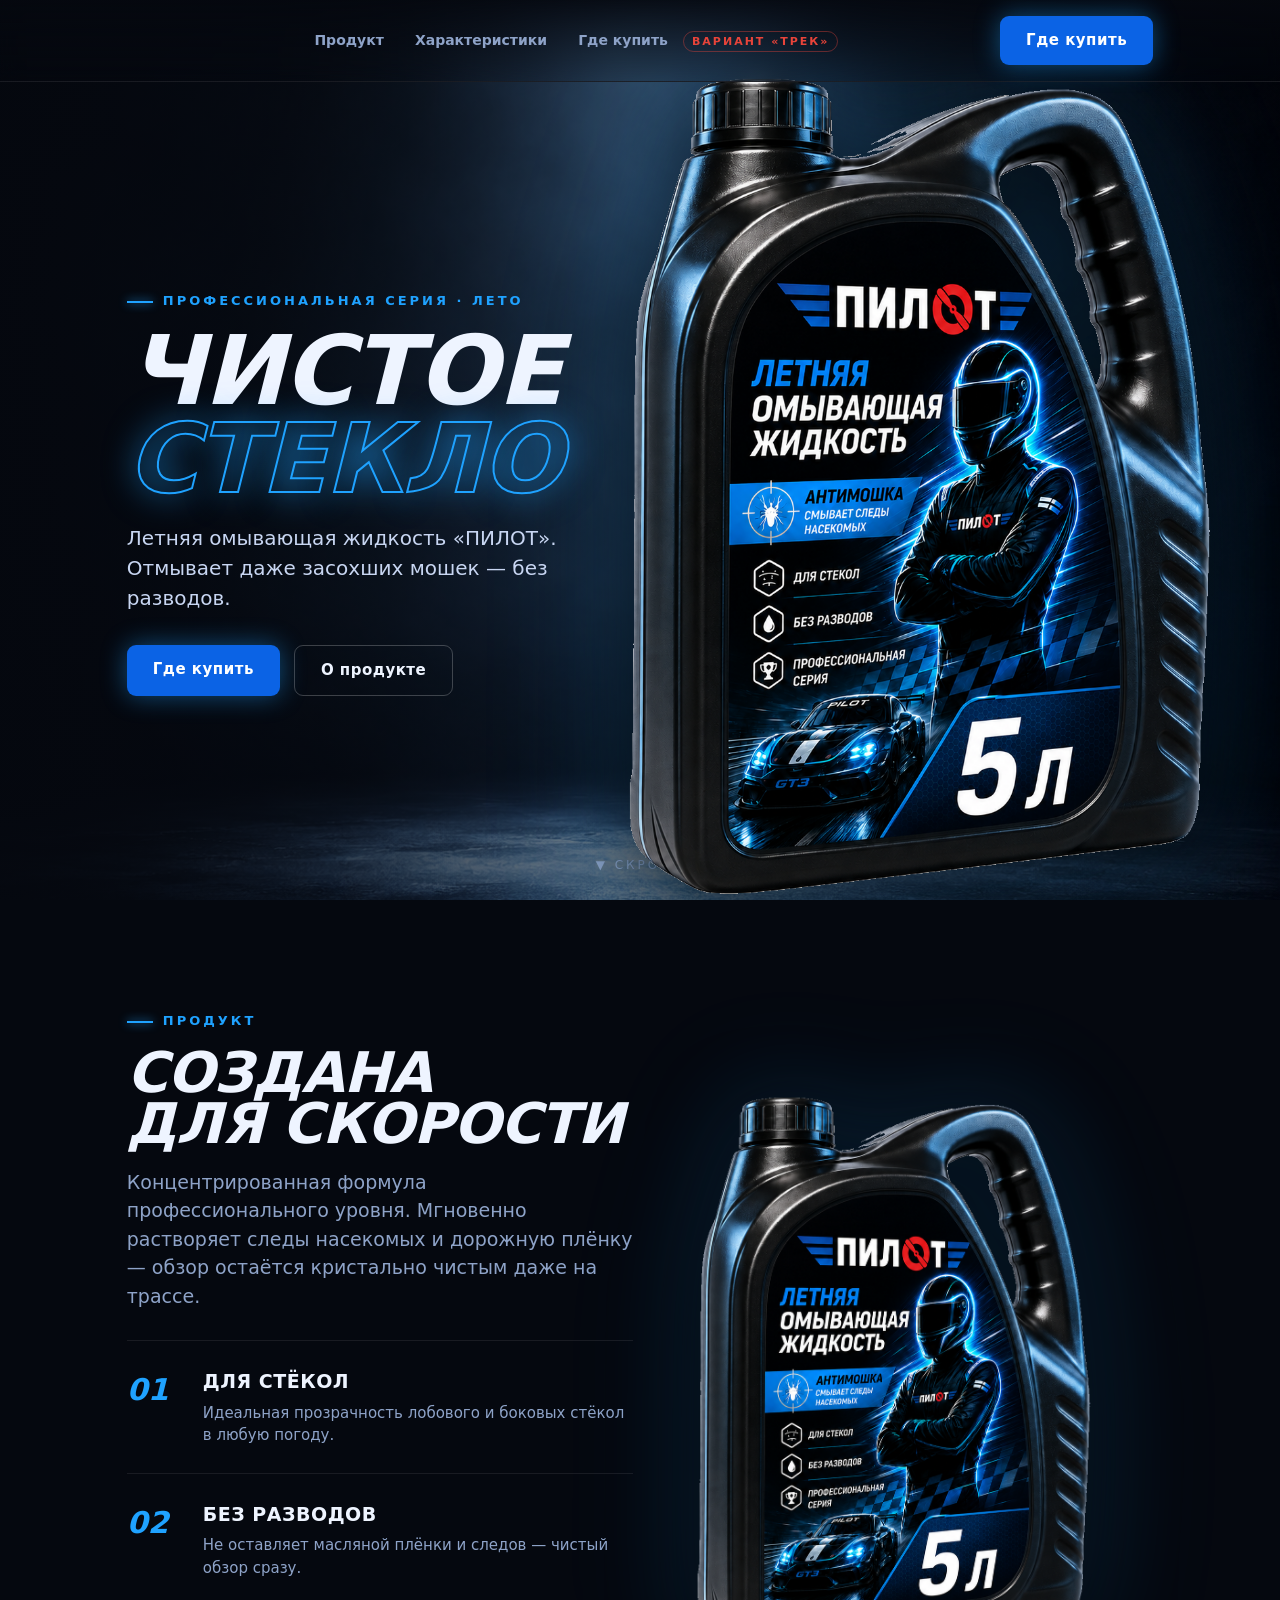
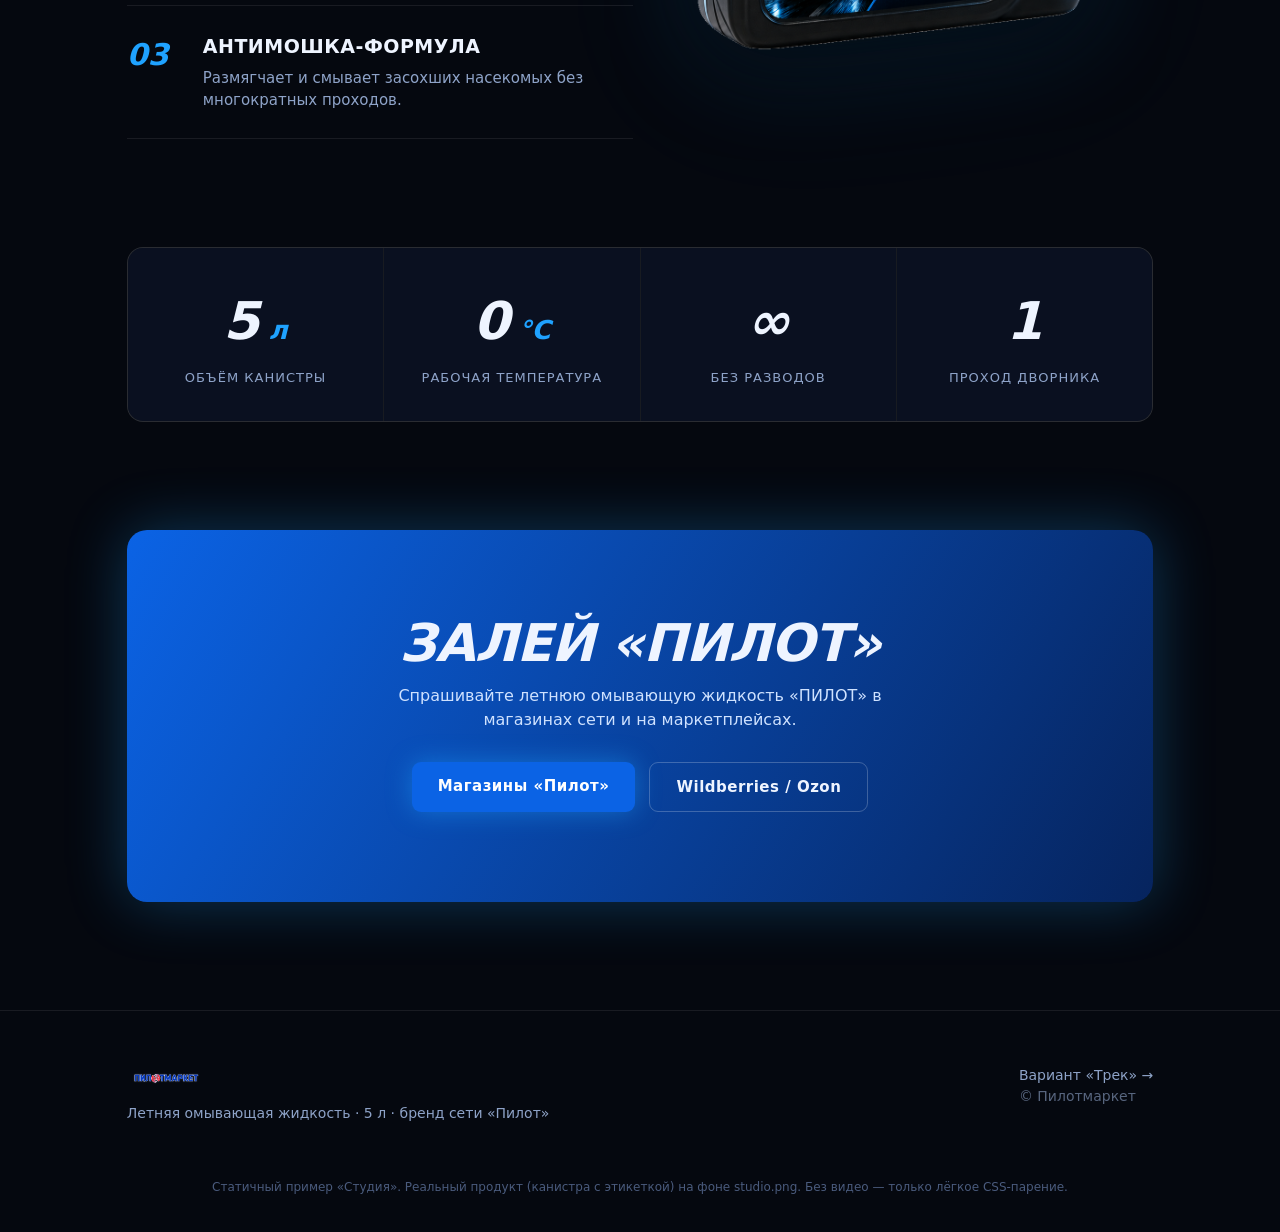
<file: studio.html>
<!DOCTYPE html>
<html lang="ru">
<head>
<meta charset="UTF-8" />
<meta name="viewport" content="width=device-width, initial-scale=1.0" />
<title>ПИЛОТ — омывающая жидкость 5 л (студия)</title>
<link rel="stylesheet" href="css/style.css" />
</head>
<body>
  <header>
    <div class="bar">
      <div></div>
      <nav>
        <a href="#product">Продукт</a>
        <a href="#specs">Характеристики</a>
        <a href="#buy">Где купить</a>
        <a href="track.html" class="nav-tag">ВАРИАНТ «ТРЕК»</a>
      </nav>
      <a href="#buy" class="btn btn-primary">Где купить</a>
    </div>
  </header>

  <!-- PRODUCT HERO: canister over studio bg -->
  <section class="phero">
    <div class="phero-bg" style="background-image:url('assets/studio.png')"></div>
    <div class="wrap">
      <span class="kicker">Профессиональная серия · Лето</span>
      <h1 class="display">Чистое<br><span class="stroke">стекло</span></h1>
      <p class="sub">Летняя омывающая жидкость «ПИЛОТ». Отмывает даже засохших мошек — без разводов.</p>
      <div class="actions">
        <a href="#buy" class="btn btn-primary">Где купить</a>
        <a href="#product" class="btn btn-ghost">О продукте</a>
      </div>
    </div>
    <img class="product-shot" src="assets/canister-clean.png" alt="Канистра ПИЛОТ 5 л" />
    <div class="cue">▼ СКРОЛЛ</div>
  </section>

  <!-- PRODUCT -->
  <section class="block" id="product">
    <div class="wrap split">
      <div class="reveal">
        <span class="kicker">Продукт</span>
        <h2 class="sec display">Создана<br>для скорости</h2>
        <p class="lead" style="margin-top:18px">Концентрированная формула профессионального уровня. Мгновенно растворяет следы насекомых и дорожную плёнку — обзор остаётся кристально чистым даже на трассе.</p>
        <div style="margin-top:30px">
          <div class="frow"><div class="num">01</div><div><h3>Для стёкол</h3><p>Идеальная прозрачность лобового и боковых стёкол в любую погоду.</p></div></div>
          <div class="frow"><div class="num">02</div><div><h3>Без разводов</h3><p>Не оставляет масляной плёнки и следов — чистый обзор сразу.</p></div></div>
          <div class="frow"><div class="num">03</div><div><h3>Антимошка-формула</h3><p>Размягчает и смывает засохших насекомых без многократных проходов.</p></div></div>
        </div>
      </div>
      <div class="reveal" style="text-align:center">
        <img src="assets/canister-clean.png" alt="Канистра ПИЛОТ 5 л" style="height:560px;max-width:100%;filter:drop-shadow(0 20px 40px rgba(0,0,0,.6)) drop-shadow(0 0 50px rgba(31,162,255,.2))" />
      </div>
    </div>
  </section>

  <!-- SPECS -->
  <section class="block" id="specs" style="padding-top:0">
    <div class="wrap">
      <div class="specs reveal">
        <div class="spec"><div class="v">5<small> л</small></div><div class="l">Объём канистры</div></div>
        <div class="spec"><div class="v">0<small> °C</small></div><div class="l">Рабочая температура</div></div>
        <div class="spec"><div class="v">∞</div><div class="l">Без разводов</div></div>
        <div class="spec"><div class="v">1</div><div class="l">Проход дворника</div></div>
      </div>
    </div>
  </section>

  <!-- CTA -->
  <section class="block" id="buy" style="padding-top:0">
    <div class="wrap">
      <div class="cta-band reveal">
        <h2 class="display">Залей «ПИЛОТ»</h2>
        <p>Спрашивайте летнюю омывающую жидкость «ПИЛОТ» в магазинах сети и на маркетплейсах.</p>
        <div style="display:flex;gap:14px;justify-content:center;flex-wrap:wrap">
          <a href="#" class="btn btn-primary">Магазины «Пилот»</a>
          <a href="#" class="btn btn-ghost">Wildberries / Ozon</a>
        </div>
      </div>
    </div>
  </section>

  <footer>
    <div class="wrap cols">
      <div>
        <img class="logo-img" src="assets/logo-wordmark-t.png" alt="ПИЛОТМАРКЕТ" style="height:26px" />
        <p style="margin-top:12px">Летняя омывающая жидкость · 5 л · бренд сети «Пилот»</p>
      </div>
      <div><a href="track.html">Вариант «Трек» →</a><br><span style="opacity:.6">© Пилотмаркет</span></div>
    </div>
  </footer>
  <p class="proto-note">Статичный пример «Студия». Реальный продукт (канистра с этикеткой) на фоне studio.png. Без видео — только лёгкое CSS-парение.</p>

  <script>
    const io=new IntersectionObserver(es=>es.forEach(e=>{if(e.isIntersecting){e.target.classList.add('in');io.unobserve(e.target);}}),{threshold:.18});
    document.querySelectorAll('.reveal').forEach(el=>io.observe(el));
  </script>
</body>
</html>
</file>
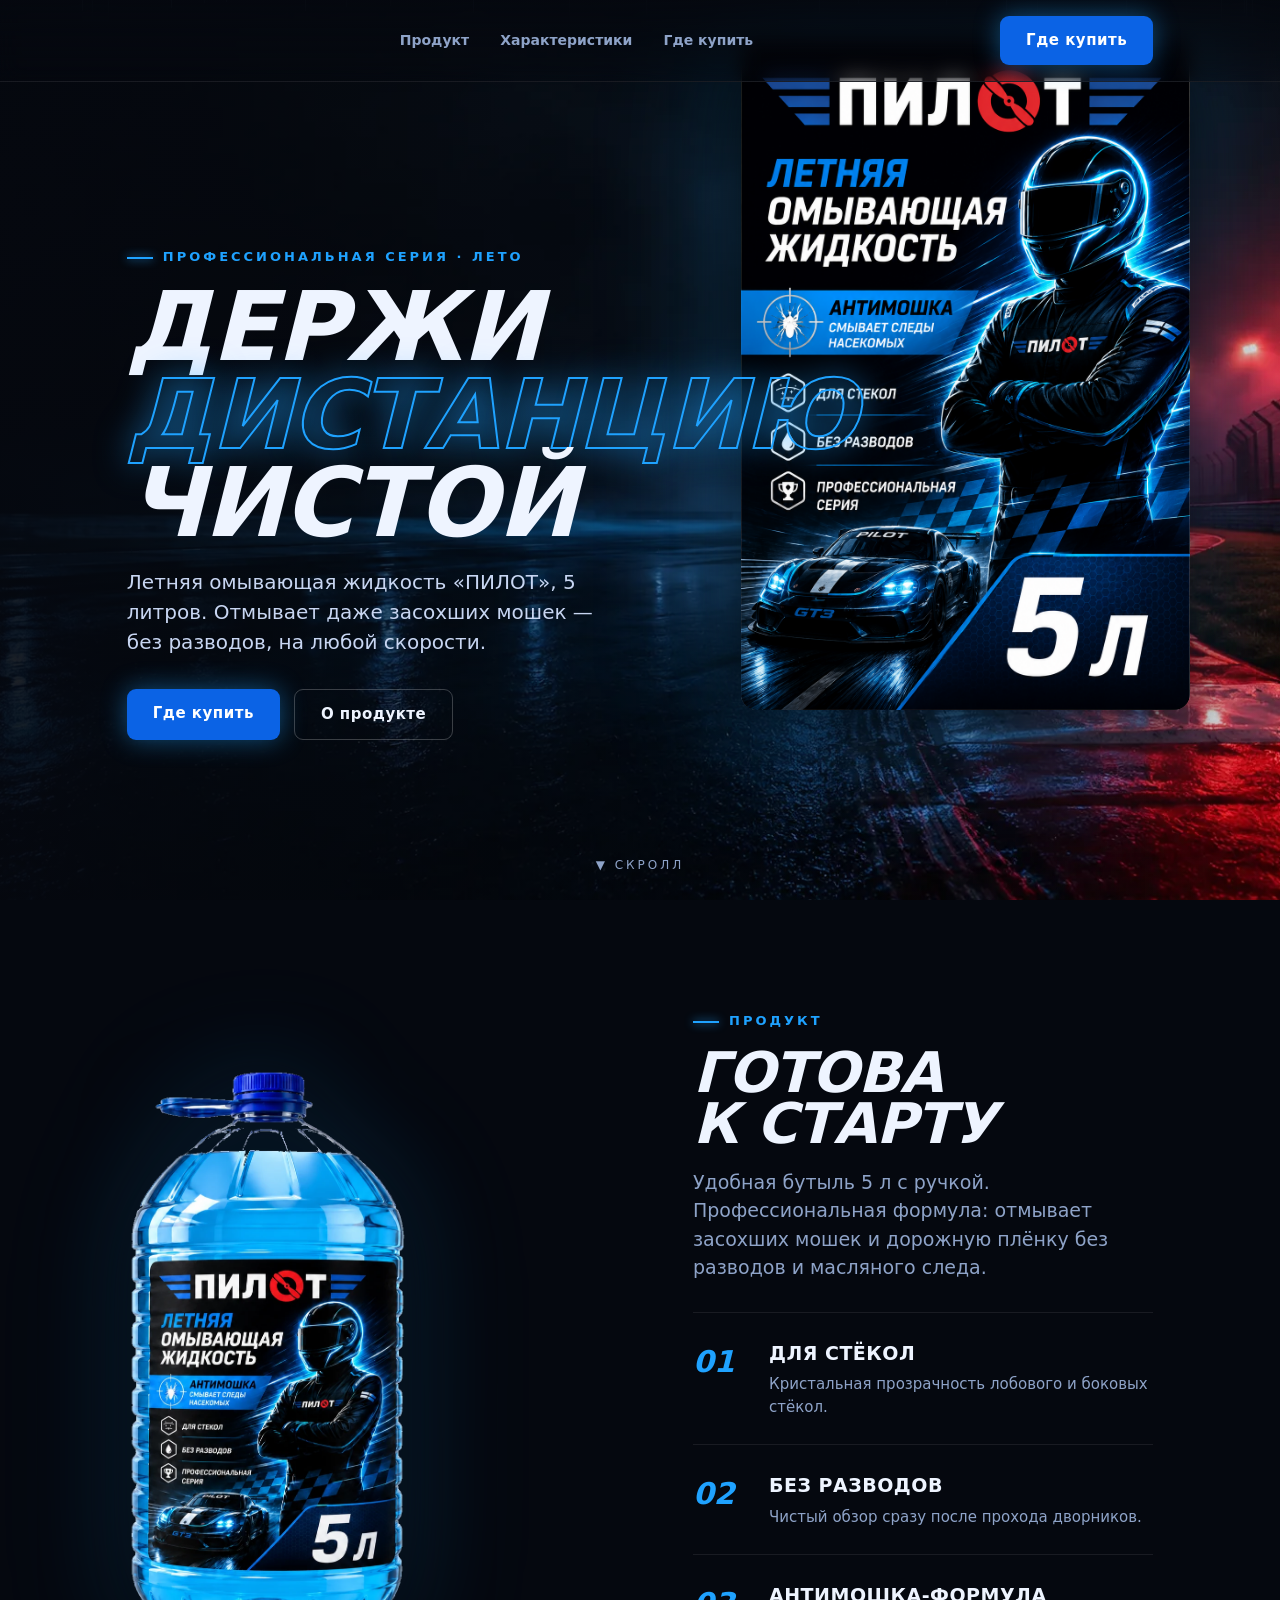
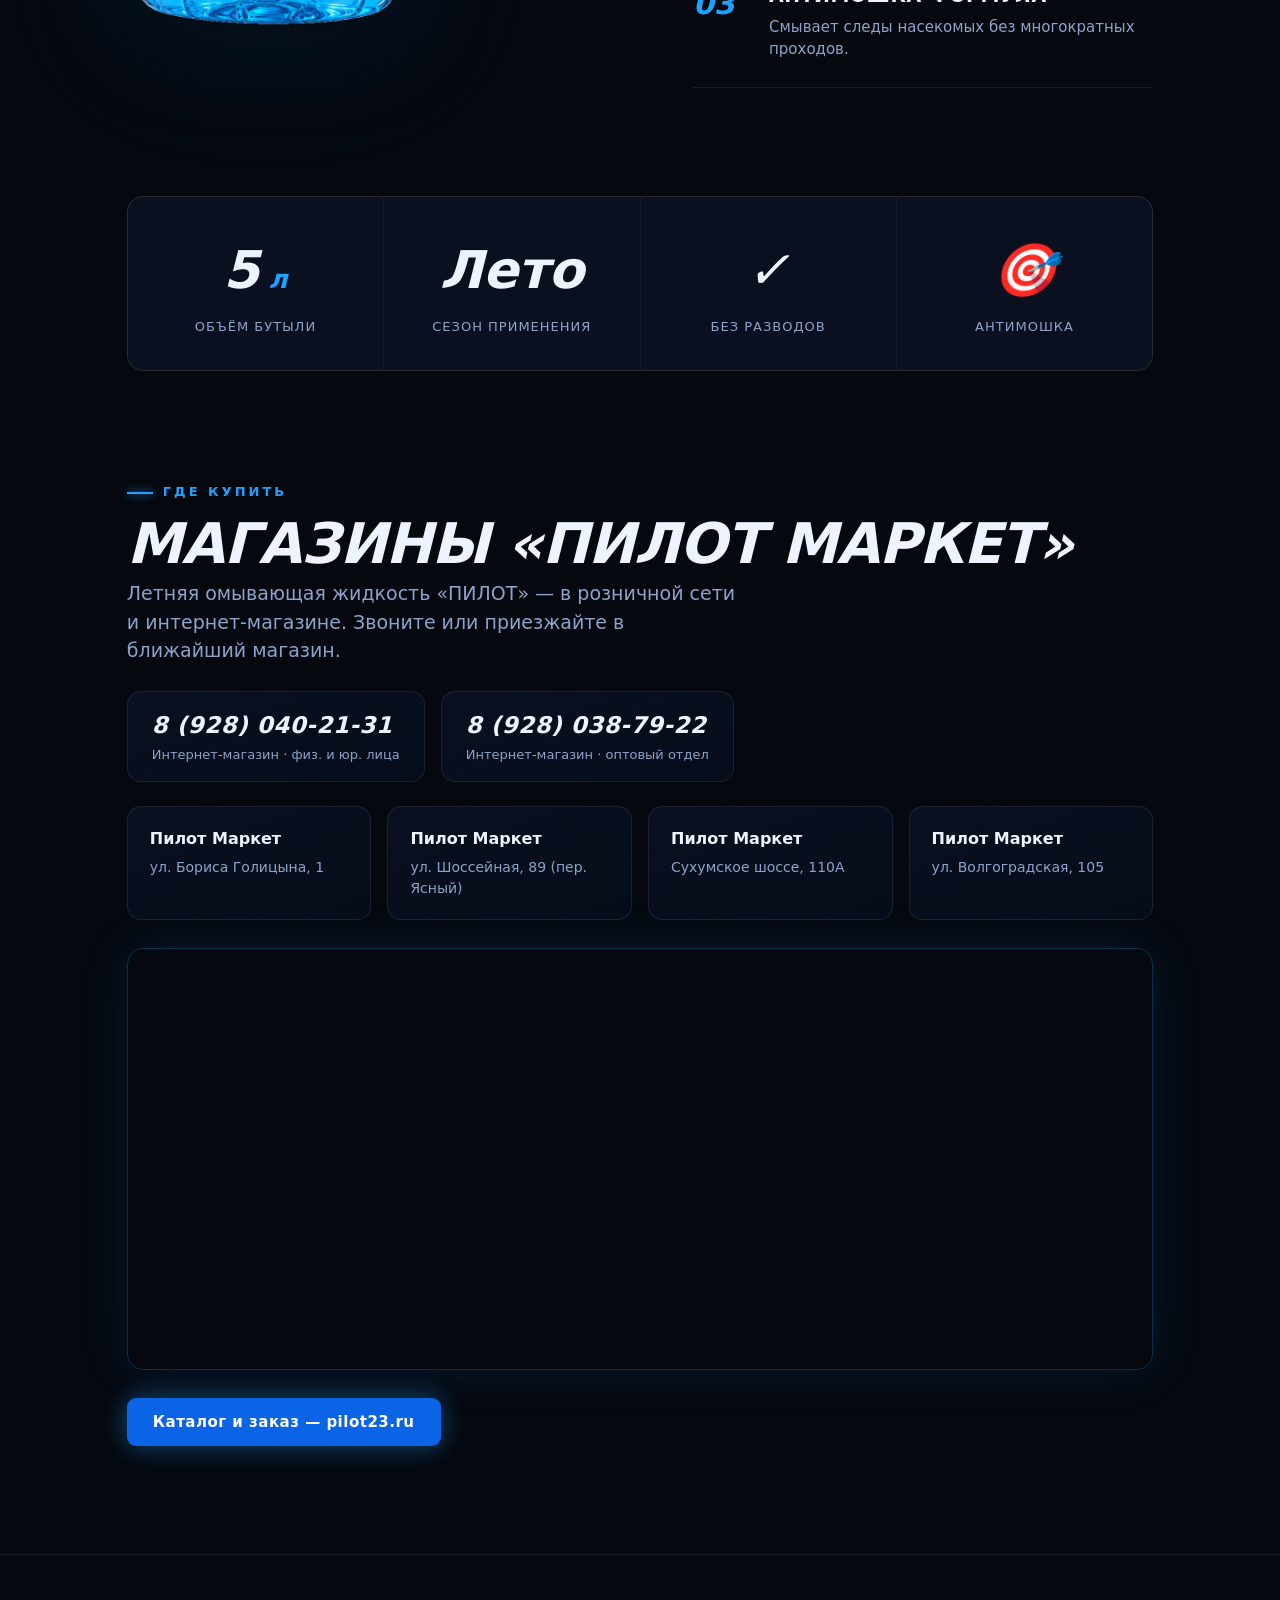
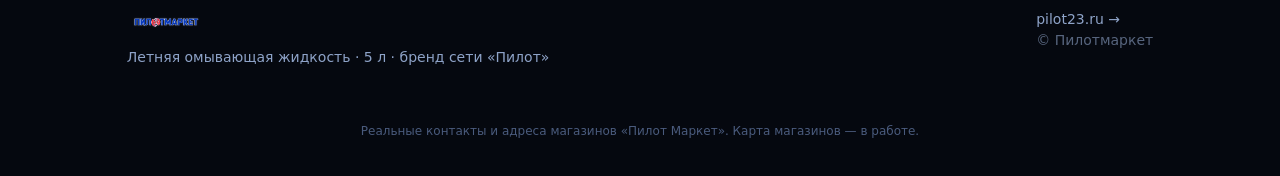
<file: track.html>
<!DOCTYPE html>
<html lang="ru">
<head>
<meta charset="UTF-8" />
<meta http-equiv="refresh" content="0; url=./" />
<link rel="canonical" href="https://ai-ship-fast.github.io/pilot-omyvayka/" />
<title>ПИЛОТ — летняя омывающая жидкость 5 л</title>
<script>location.replace('./');</script>
</head>
<body>
<p style="font-family:sans-serif;background:#05080f;color:#eef4ff;margin:0;padding:40px;text-align:center">
  Страница переехала на <a href="./" style="color:#1fa2ff">главную</a>…
</p>
</body>
</html>
</file>
<file: css/style.css>
/* ===========================================================
   ПИЛОТ — омывающая жидкость. Общий дизайн-систем для B2C и B2B.
   Стилистика: тёмный фон, неоновый электрик-блю, красный акцент,
   гоночная (GT3) эстетика. Концепт hero №1 — левитирующая канистра.
   =========================================================== */

:root{
  --bg:#05080f;
  --bg2:#0a1020;
  --bg3:#0e1626;
  --blue:#1fa2ff;
  --blue-deep:#0b63e5;
  --red:#e8443a;
  --white:#eef4ff;
  --muted:#8ea3c8;
  --line:rgba(255,255,255,.08);
  --font:"Segoe UI",system-ui,Arial,sans-serif;
  --maxw:1180px;
}
*{margin:0;padding:0;box-sizing:border-box}
html{scroll-behavior:smooth}
body{background:var(--bg);color:var(--white);font-family:var(--font);overflow-x:hidden;line-height:1.5}
a{color:inherit;text-decoration:none}
img{max-width:100%;display:block}
.wrap{max-width:var(--maxw);margin:0 auto;padding:0 6vw}
section{position:relative;z-index:1}

/* ---------- typography ---------- */
.display{font-weight:900;font-style:italic;text-transform:uppercase;letter-spacing:-1px;line-height:.92}
.kicker{display:inline-block;font-size:13px;letter-spacing:3px;font-weight:800;color:var(--blue);text-transform:uppercase;margin-bottom:16px}
.kicker::before{content:"";display:inline-block;width:26px;height:2px;background:var(--blue);vertical-align:middle;margin-right:10px;box-shadow:0 0 10px var(--blue)}
h2.sec{font-size:clamp(30px,5vw,56px)}
.lead{color:var(--muted);font-size:clamp(16px,1.6vw,19px);max-width:620px}

/* ---------- logo ---------- */
.logo{font-weight:900;font-size:24px;letter-spacing:2px;font-style:italic}
.logo .o{color:var(--red)}
.logo-img{height:30px;width:auto;display:block;filter:drop-shadow(0 0 1px rgba(255,255,255,.15))}
.logo-lockup{display:flex;align-items:center;gap:12px}
.logo-lockup .em{height:34px;width:auto}

/* real label artwork framed as product face */
.label-frame{position:relative;border-radius:16px;overflow:hidden;
  border:1px solid rgba(31,162,255,.3);box-shadow:0 30px 80px rgba(0,0,0,.6),0 0 50px rgba(31,162,255,.15);
  background:#000;max-width:420px;margin:0 auto}
.label-frame img{width:100%;display:block}

/* ---------- buttons ---------- */
.btn{display:inline-block;border:none;cursor:pointer;font-family:inherit;font-weight:800;letter-spacing:.5px;
  padding:13px 26px;border-radius:9px;transition:.2s;font-size:15px}
.btn-primary{background:var(--blue-deep);color:#fff;box-shadow:0 0 26px rgba(31,162,255,.45)}
.btn-primary:hover{transform:translateY(-2px);box-shadow:0 0 38px rgba(31,162,255,.8)}
.btn-ghost{background:transparent;color:var(--white);border:1.5px solid rgba(255,255,255,.22)}
.btn-ghost:hover{border-color:var(--blue);color:var(--blue)}

/* ---------- header ---------- */
header{position:fixed;top:0;left:0;right:0;z-index:60;backdrop-filter:blur(10px);
  background:linear-gradient(180deg,rgba(5,8,15,.92),rgba(5,8,15,.2));border-bottom:1px solid var(--line)}
header .bar{max-width:var(--maxw);margin:0 auto;padding:16px 6vw;display:flex;align-items:center;justify-content:space-between}
header nav a{color:var(--muted);font-size:14px;font-weight:600;margin-left:26px;transition:.2s}
header nav a:hover{color:var(--blue)}
.nav-tag{font-size:11px;letter-spacing:2px;color:var(--red);border:1px solid rgba(232,68,58,.4);padding:3px 8px;border-radius:20px;margin-left:10px}
@media(max-width:720px){header nav{display:none}}

/* ---------- background fx ---------- */
.bg-fx{position:fixed;inset:0;z-index:0;pointer-events:none;overflow:hidden}
.bg-fx::before{content:"";position:absolute;inset:-20%;
  background:radial-gradient(circle at 75% 25%,rgba(31,162,255,.14),transparent 45%),
            radial-gradient(circle at 15% 85%,rgba(232,68,58,.08),transparent 42%)}
.speed span{position:absolute;height:2px;width:38%;
  background:linear-gradient(90deg,transparent,rgba(31,162,255,.5),transparent);
  animation:dash linear infinite;opacity:.35}
@keyframes dash{from{transform:translateX(-60%)}to{transform:translateX(170%)}}

/* ---------- HERO (concept 1: levitating canister) ---------- */
.hero{position:relative;min-height:100vh;display:flex;align-items:center;overflow:hidden;padding-top:84px;box-sizing:border-box}
.hero-media{position:absolute;inset:0;z-index:-1}
.hero-media video,.hero-media img{width:100%;height:100%;object-fit:cover;object-position:right center}
.hero-media::after{content:"";position:absolute;inset:0;
  background:linear-gradient(90deg,var(--bg) 8%,rgba(5,8,15,.65) 45%,rgba(5,8,15,.15) 100%)}
.hero .wrap{width:100%}
.hero h1{font-size:clamp(44px,8.5vw,112px)}
.hero h1 .stroke{color:transparent;-webkit-text-stroke:2px var(--blue);text-shadow:0 0 34px rgba(31,162,255,.55)}
.hero .sub{margin-top:22px;max-width:520px;color:#c5d4f0;font-size:clamp(16px,2vw,21px)}
.hero .actions{margin-top:34px;display:flex;gap:14px;flex-wrap:wrap}
.hero .vol-badge{position:absolute;right:6vw;bottom:8vh;font-size:clamp(70px,15vw,200px);font-weight:900;
  font-style:italic;color:transparent;-webkit-text-stroke:2px rgba(31,162,255,.35);user-select:none;z-index:-1}
.cue{position:absolute;bottom:26px;left:50%;transform:translateX(-50%);color:var(--muted);font-size:12px;
  letter-spacing:3px;animation:bob 1.6s ease-in-out infinite}
@keyframes bob{50%{transform:translate(-50%,8px)}}

/* ---------- generic section padding ---------- */
.block{padding:clamp(70px,12vh,140px) 0}
.split{display:grid;grid-template-columns:1.1fr 1fr;gap:60px;align-items:center}
@media(max-width:860px){.split{grid-template-columns:1fr;gap:36px}}

/* product showcase image */
.showcase-img{border-radius:18px;overflow:hidden;border:1px solid rgba(31,162,255,.2);
  box-shadow:0 30px 80px rgba(0,0,0,.6)}

/* ---------- feature rows (no hex icons — editorial) ---------- */
.frow{display:grid;grid-template-columns:auto 1fr;gap:22px;padding:26px 0;border-top:1px solid var(--line)}
.frow:last-child{border-bottom:1px solid var(--line)}
.frow .num{font-weight:900;font-style:italic;font-size:30px;color:var(--blue);min-width:54px}
.frow h3{font-size:19px;font-weight:800;text-transform:uppercase;letter-spacing:.5px}
.frow p{color:var(--muted);margin-top:6px;font-size:15px}

/* ---------- spec strip (big numbers) ---------- */
.specs{display:grid;grid-template-columns:repeat(auto-fit,minmax(180px,1fr));gap:1px;background:var(--line);
  border:1px solid var(--line);border-radius:16px;overflow:hidden}
.spec{background:var(--bg2);padding:34px 28px;text-align:center}
.spec .v{font-size:clamp(34px,5vw,52px);font-weight:900;font-style:italic;color:var(--white)}
.spec .v small{color:var(--blue);font-size:.5em}
.spec .l{color:var(--muted);font-size:13px;letter-spacing:1px;text-transform:uppercase;margin-top:8px}

/* ---------- brand story ---------- */
.story{position:relative;border-radius:20px;overflow:hidden;border:1px solid rgba(31,162,255,.2);
  padding:clamp(40px,8vw,90px);background:linear-gradient(120deg,var(--bg2),rgba(11,99,229,.08))}
.story h2{font-size:clamp(28px,4.5vw,52px);max-width:14ch}
.story p{color:var(--muted);max-width:560px;margin-top:18px;font-size:17px}

/* ---------- CTA band ---------- */
.cta-band{text-align:center;border-radius:20px;padding:clamp(46px,8vw,90px);
  background:linear-gradient(120deg,var(--blue-deep),#06245e);box-shadow:0 0 60px rgba(31,162,255,.3)}
.cta-band h2{font-size:clamp(28px,5vw,52px)}
.cta-band p{color:#cfe2ff;margin:16px auto 30px;max-width:520px}

/* ---------- cards (B2B benefits / package) ---------- */
.cards{display:grid;grid-template-columns:repeat(auto-fit,minmax(250px,1fr));gap:22px}
.card{background:linear-gradient(160deg,var(--bg2),rgba(11,99,229,.06));border:1px solid var(--line);
  border-radius:16px;padding:30px;transition:.3s;opacity:0;transform:translateY(28px)}
.card.in{opacity:1;transform:none}
.card:hover{border-color:rgba(31,162,255,.4)}
.card .ix{font-weight:900;font-style:italic;color:var(--blue);font-size:15px;letter-spacing:2px}
.card h3{margin-top:14px;font-size:20px;font-weight:800}
.card p{color:var(--muted);margin-top:10px;font-size:15px}

/* package checklist */
.checklist{columns:2;column-gap:50px}
@media(max-width:720px){.checklist{columns:1}}
.checklist li{list-style:none;padding:14px 0 14px 30px;position:relative;border-bottom:1px solid var(--line);
  break-inside:avoid;color:#d4e0f5}
.checklist li::before{content:"";position:absolute;left:0;top:19px;width:12px;height:12px;border-radius:3px;
  background:var(--blue);box-shadow:0 0 12px var(--blue);transform:rotate(45deg)}

/* ---------- form (B2B) ---------- */
.form{display:grid;grid-template-columns:1fr 1fr;gap:18px;max-width:680px}
.form .full{grid-column:1/-1}
.form input,.form textarea,.form select{width:100%;background:var(--bg);border:1px solid var(--line);
  border-radius:10px;padding:14px 16px;color:var(--white);font-family:inherit;font-size:15px}
.form input:focus,.form textarea:focus,.form select:focus{outline:none;border-color:var(--blue);
  box-shadow:0 0 0 3px rgba(31,162,255,.15)}
.form label{font-size:13px;color:var(--muted);margin-bottom:6px;display:block}
@media(max-width:620px){.form{grid-template-columns:1fr}}

/* ---------- footer ---------- */
footer{border-top:1px solid var(--line);padding:54px 0;color:var(--muted);font-size:14px}
footer .cols{display:flex;justify-content:space-between;gap:30px;flex-wrap:wrap}
footer a:hover{color:var(--blue)}
.proto-note{text-align:center;color:#4a5b7d;font-size:12px;padding:0 6vw 36px}

/* reveal helper */
.reveal{opacity:0;transform:translateY(28px);transition:.7s}
.reveal.in{opacity:1;transform:none}

/* ---------- product hero (real cutout over photo bg, no video) ---------- */
.phero{position:relative;min-height:100vh;display:flex;align-items:center;overflow:hidden;padding-top:84px;box-sizing:border-box}
.phero-bg{position:absolute;inset:0;z-index:-2;background-size:cover;background-position:center}
.phero-bg::after{content:"";position:absolute;inset:0;
  background:linear-gradient(90deg,rgba(5,8,15,.92) 6%,rgba(5,8,15,.55) 42%,rgba(5,8,15,.12) 100%)}
.phero .wrap{width:100%;position:relative;z-index:2}
.phero h1{font-size:clamp(40px,7.5vw,100px)}
.phero h1 .stroke{color:transparent;-webkit-text-stroke:2px var(--blue);text-shadow:0 0 34px rgba(31,162,255,.55)}
.phero .sub{margin-top:20px;max-width:480px;color:#c8d6f2;font-size:clamp(16px,2vw,20px)}
.phero .actions{margin-top:32px;display:flex;gap:14px;flex-wrap:wrap}
/* the product cutout */
.product-shot{position:absolute;z-index:1;right:5vw;bottom:0;height:92vh;max-height:1000px;
  filter:drop-shadow(0 26px 40px rgba(0,0,0,.65)) drop-shadow(0 0 60px rgba(31,162,255,.22));
  animation:floaty 5.5s ease-in-out infinite}
.product-shot.center{right:50%;transform:translateX(50%)}
@keyframes floaty{50%{transform:translateY(-16px)}}
.product-shot.center{animation:floaty-c 5.5s ease-in-out infinite}
@keyframes floaty-c{0%,100%{transform:translateX(50%) translateY(0)}50%{transform:translateX(50%) translateY(-16px)}}
@media(max-width:820px){.product-shot{height:60vh;right:-4vw;opacity:.85}}

/* rain overlay on hero */
.rain{position:absolute;inset:0;z-index:0;overflow:hidden;pointer-events:none}
.rain i{position:absolute;top:-15%;width:1px;height:12%;
  background:linear-gradient(transparent,rgba(170,205,255,.5));animation:rainfall linear infinite}
@keyframes rainfall{to{transform:translateY(950%)}}

/* where-to-buy contacts (phones) */
.contacts{display:flex;gap:16px;flex-wrap:wrap;margin-top:26px}
.contact{display:flex;flex-direction:column;gap:3px;background:linear-gradient(160deg,var(--bg2),rgba(11,99,229,.06));
  border:1px solid var(--line);border-radius:14px;padding:16px 24px;transition:.2s}
.contact:hover{border-color:rgba(31,162,255,.45)}
.contact .num{font-size:23px;font-weight:900;font-style:italic;color:var(--white);letter-spacing:.5px}
.contact .cl{color:var(--muted);font-size:13px}

/* where-to-buy stores */
.stores{display:grid;grid-template-columns:repeat(auto-fit,minmax(230px,1fr));gap:16px;margin:24px 0 28px}
.store{background:linear-gradient(160deg,var(--bg2),rgba(11,99,229,.05));border:1px solid var(--line);
  border-radius:14px;padding:20px 22px}
.store h4{font-size:16px;font-weight:800}
.store p{color:var(--muted);font-size:14px;margin-top:6px}
.store .ph{color:var(--blue);font-weight:700;margin-top:8px;display:inline-block}

/* Yandex map */
.mapwrap{margin:6px 0 28px;border-radius:16px;overflow:hidden;border:1px solid rgba(31,162,255,.25);
  box-shadow:0 0 50px rgba(31,162,255,.12)}
#map{width:100%;height:420px;filter:invert(1) hue-rotate(180deg)}
.tgmark{width:16px;height:16px;border-radius:50%;background:#1fa2ff;border:3px solid #fff;
  box-shadow:0 0 12px #1fa2ff;cursor:pointer;filter:invert(1) hue-rotate(180deg)}
@media(max-width:720px){#map{height:320px}}

/* sticky mobile CTA */
.sticky-cta{display:none}

/* ---------- mobile ---------- */
@media(max-width:720px){
  header .bar{padding:12px 6vw}
  h2.sec{font-size:clamp(28px,8vw,40px)}
  .cue{display:none}

  /* video hero (index/b2b): product lives inside the video — show it up top, text bottom */
  .hero{align-items:flex-end;padding-bottom:7vh}
  .hero-media video,.hero-media img{object-position:62% center}
  .hero-media::after{background:linear-gradient(to top,var(--bg) 16%,rgba(5,8,15,.45) 52%,rgba(5,8,15,.18) 100%)}
  .hero .vol-badge{display:none}
  .hero .sub,.phero .sub{max-width:none}

  /* product hero (studio/track): stack product above the text */
  .phero{flex-direction:column;justify-content:flex-end;padding-bottom:6vh}
  .phero .wrap{order:2}
  .phero-bg::after{background:linear-gradient(to top,var(--bg) 14%,rgba(5,8,15,.5) 58%,rgba(5,8,15,.18) 100%)}
  .product-shot{position:relative;order:1;right:auto;bottom:auto;height:38vh;max-height:none;
    margin:0 auto 14px;transform:none;animation:floaty 5.5s ease-in-out infinite}
  .product-shot.center{right:auto;transform:none;animation:floaty 5.5s ease-in-out infinite}
  .bottle-wrap{position:relative;order:1;right:auto;height:auto;margin:0 auto 14px}
  .bottle-wrap img.main{height:36vh}
  .bottle-wrap img.refl{display:none}

  /* concept4 hero */
  .c4 .layer video,.c4 .layer img{object-position:60% center}
  .c4 .phase{max-width:none}

  /* sticky mobile CTA */
  .sticky-cta{display:flex;position:fixed;left:0;right:0;bottom:0;z-index:80;padding:12px 16px 16px;
    background:linear-gradient(180deg,transparent,var(--bg) 38%)}
  .sticky-cta .btn{flex:1;text-align:center}
  footer{padding-bottom:96px}
}
</file>
